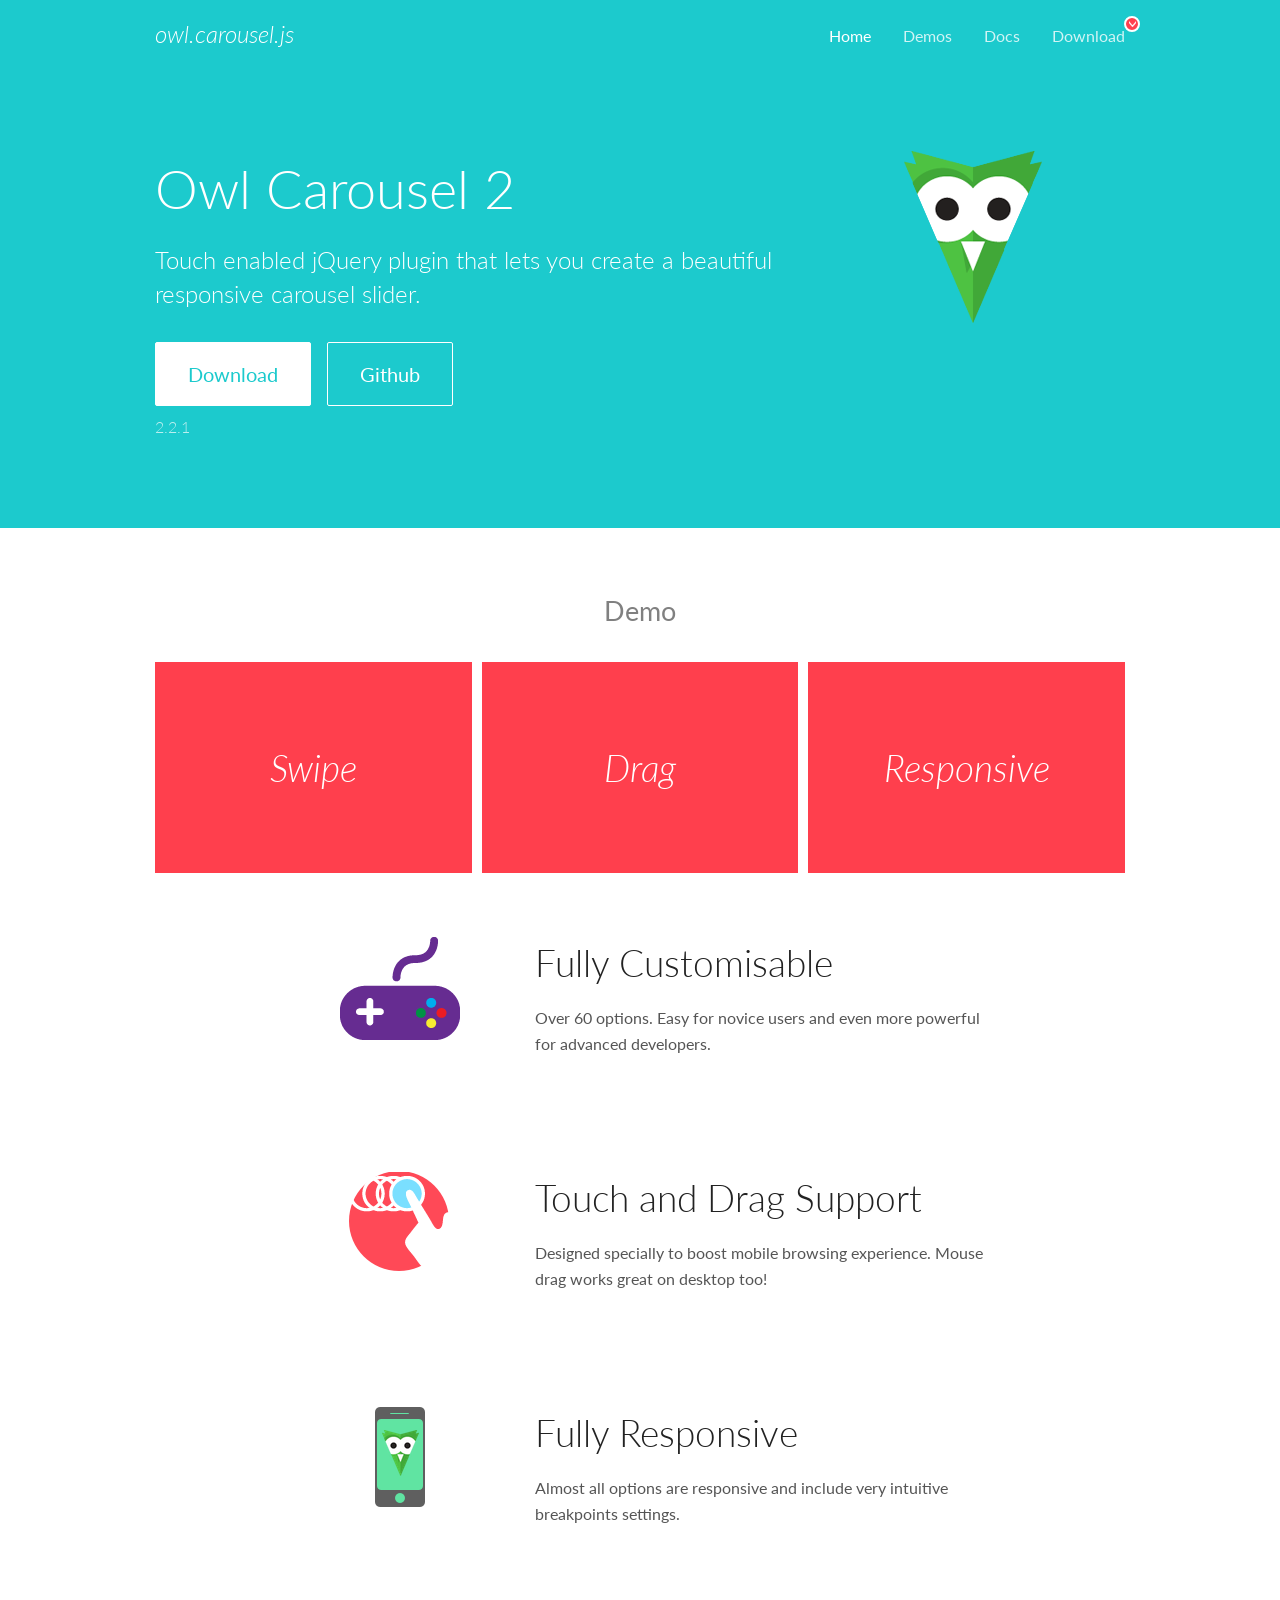
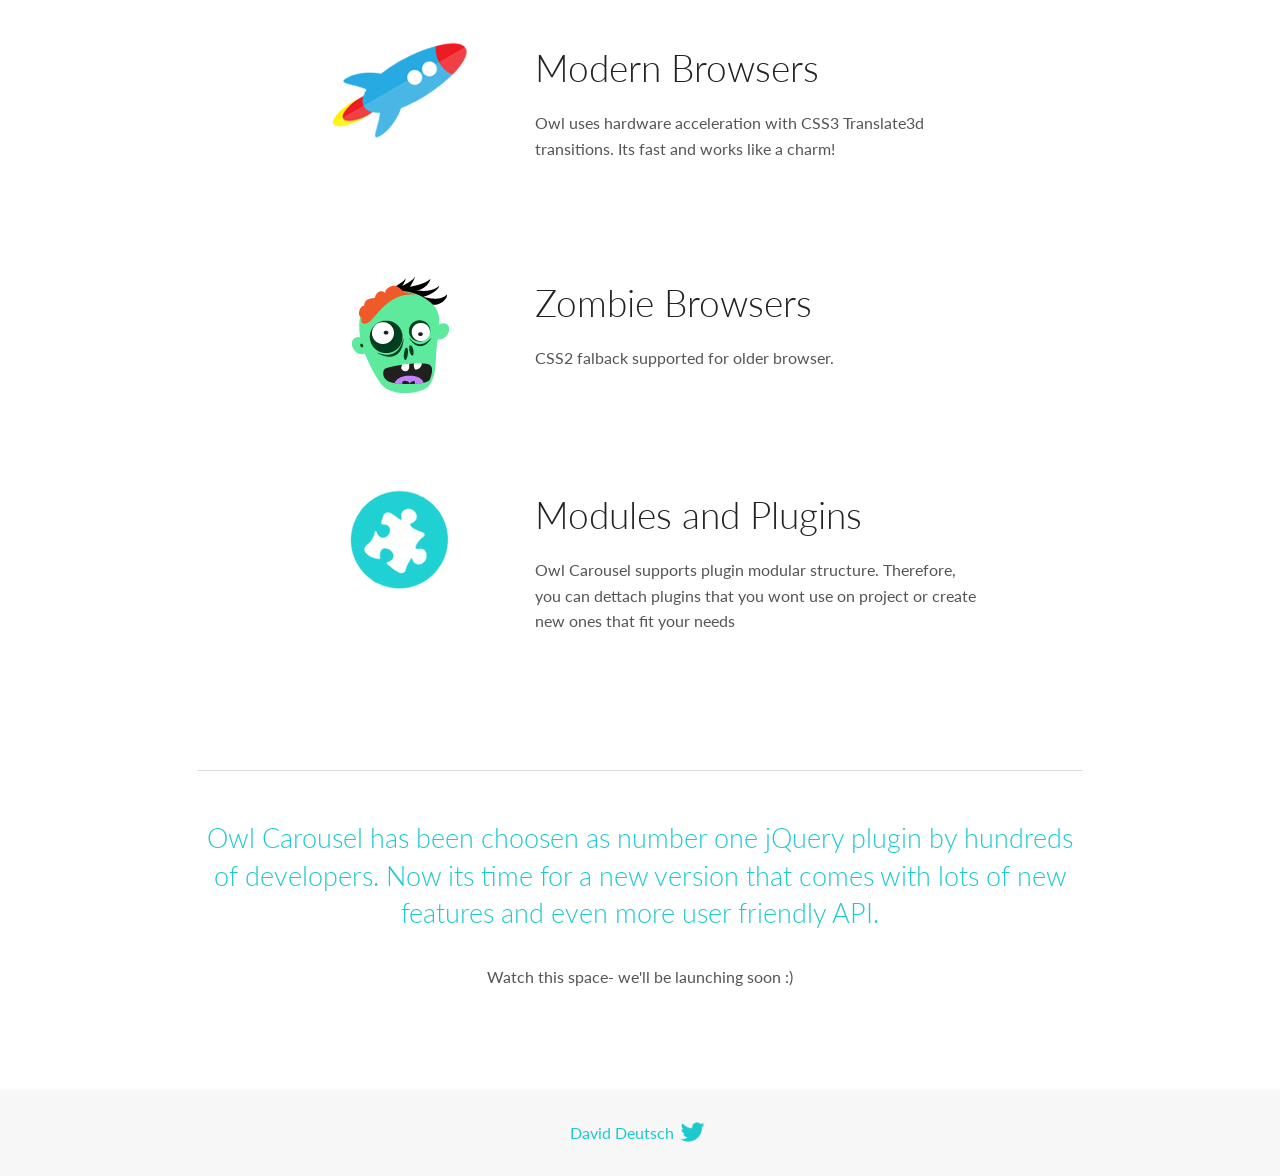
<file: assets/lib/owl.carousel/docs/index.html>
<!DOCTYPE html>
<html lang="en">
  <head>

    <!-- head -->
    <meta charset="utf-8">
    <meta name="msapplication-tap-highlight" content="no" />
    <meta name="viewport" content="width=device-width, initial-scale=1.0" />
    <meta name="description" content="Touch enabled jQuery plugin that lets you create beautiful responsive carousel slider.">
    <meta name="author" content="David Deutsch">
    <title>
      Home | Owl Carousel | 2.2.1
    </title>

    <!-- Stylesheets -->
    <link href='https://fonts.googleapis.com/css?family=Lato:300,400,700,400italic,300italic' rel='stylesheet' type='text/css'>
    <link rel="stylesheet" href="assets/css/docs.theme.min.css">

    <!-- Owl Stylesheets -->
    <link rel="stylesheet" href="assets/owlcarousel/assets/owl.carousel.min.css">
    <link rel="stylesheet" href="assets/owlcarousel/assets/owl.theme.default.min.css">

    <!-- HTML5 shim and Respond.js IE8 support of HTML5 elements and media queries -->

    <!--[if lt IE 9]>
      <script src="https://oss.maxcdn.com/libs/html5shiv/3.7.0/html5shiv.js"></script>
      <script src="https://oss.maxcdn.com/libs/respond.js/1.3.0/respond.min.js"></script>
    <![endif]-->

    <!-- Favicons -->
    <link rel="apple-touch-icon-precomposed" sizes="144x144" href="assets/ico/apple-touch-icon-144-precomposed.png">
    <link rel="shortcut icon" href="assets/ico/favicon.png">
    <link rel="shortcut icon" href="favicon.ico">

    <!-- Yeah i know js should not be in header. Its required for demos.-->

    <!-- javascript -->
    <script src="assets/vendors/jquery.min.js"></script>
    <script src="assets/owlcarousel/owl.carousel.js"></script>
  </head>
  <body>

    <!-- header -->
    <header class="header">
      <div class="row">
        <div class="large-12 columns">
          <div class="brand left">
            <h3>
              <a href="/OwlCarousel2/">owl.carousel.js</a> 
            </h3>
          </div>
          <a id="toggle-nav" class="right">
            <span></span> <span></span> <span></span> 
          </a> 
          <div class="nav-bar">
            <ul class="clearfix">
              <li class="active">
                <a href="/OwlCarousel2/index.html">Home</a> 
              </li>
              <li> <a href="/OwlCarousel2/demos/demos.html">Demos</a>  </li>
              <li> <a href="/OwlCarousel2/docs/started-welcome.html">Docs</a>  </li>
              <li>
                <a href="https://github.com/OwlCarousel2/OwlCarousel2/archive/2.2.1.zip">Download</a> 
                <span class="download"></span> 
              </li>
            </ul>
          </div>
        </div>
      </div>
    </header>

    <!-- home panel -->
    <section id="hero">
      <div class="row">
        <div class="large-8 medium-8 columns">
          <h1>Owl Carousel 2</h1>
          <h4>Touch enabled jQuery plugin that lets you create a beautiful responsive carousel slider.</h4>
          <a href="https://github.com/OwlCarousel2/OwlCarousel2/archive/2.2.1.zip" class="hero-button">Download</a> 
          <a href="https://github.com/OwlCarousel2/OwlCarousel2" class="hero-button outline">Github</a> 
          <p>2.2.1</p>
        </div>
        <div class="large-4 medium-4 columns">
          <img class="owl-logo" src="assets/img/owl-logo.png" alt="mr. Owl">
        </div>
      </div>
    </section>

    <!-- body -->
    <div class="home-demo">
      <div class="row">
        <div class="large-12 columns">
          <h3>Demo</h3>
          <div class="owl-carousel">
            <div class="item">
              <h2>Swipe</h2>
            </div>
            <div class="item">
              <h2>Drag</h2>
            </div>
            <div class="item">
              <h2>Responsive</h2>
            </div>
            <div class="item">
              <h2>CSS3</h2>
            </div>
            <div class="item">
              <h2>Fast</h2>
            </div>
            <div class="item">
              <h2>Easy</h2>
            </div>
            <div class="item">
              <h2>Free</h2>
            </div>
            <div class="item">
              <h2>Upgradable</h2>
            </div>
            <div class="item">
              <h2>Tons of options</h2>
            </div>
            <div class="item">
              <h2>Infinity</h2>
            </div>
            <div class="item">
              <h2>Auto Width</h2>
            </div>
          </div>
        </div>
      </div>
    </div>
    <script>
      var owl = $('.owl-carousel');
      owl.owlCarousel({
        margin: 10,
        loop: true,
        responsive: {
          0: {
            items: 1
          },
          600: {
            items: 2
          },
          1000: {
            items: 3
          }
        }
      })
    </script>

    <!-- features -->
    <div id="features">
      <div class="row">
        <div class="small-12 medium-9 small-centered columns">
          <section class="row feature">
            <div class="medium-4 small-12 columns">
              <img src="assets/img/feature-options.png" alt="">
            </div>
            <div class="medium-8 small-12 columns">
              <h2>Fully Customisable</h2>
              <p>Over 60 options. Easy for novice users and even more powerful for advanced developers.</p>
            </div>
          </section>
          <section class="row feature">
            <div class="medium-4 small-12 columns">
              <img src="assets/img/feature-drag.png" alt="">
            </div>
            <div class="medium-8 small-12 columns">
              <h2>Touch and Drag Support</h2>
              <p>Designed specially to boost mobile browsing experience. Mouse drag works great on desktop too!</p>
            </div>
          </section>
          <section class="row feature">
            <div class="medium-4 small-12 columns">
              <img src="assets/img/feature-responsive.png" alt="">
            </div>
            <div class="medium-8 small-12 columns">
              <h2>Fully Responsive</h2>
              <p>Almost all options are responsive and include very intuitive breakpoints settings.</p>
            </div>
          </section>
          <section class="row feature">
            <div class="medium-4 small-12 columns">
              <img src="assets/img/feature-modern.png" alt="">
            </div>
            <div class="medium-8 small-12 columns">
              <h2>Modern Browsers</h2>
              <p>Owl uses hardware acceleration with CSS3 Translate3d transitions. Its fast and works like a charm! </p>
            </div>
          </section>
          <section class="row feature">
            <div class="medium-4 small-12 columns">
              <img src="assets/img/feature-zombie.png" alt="">
            </div>
            <div class="medium-8 small-12 columns">
              <h2>Zombie Browsers</h2>
              <p>CSS2 falback supported for older browser.</p>
            </div>
          </section>
          <section class="row feature">
            <div class="medium-4 small-12 columns">
              <img src="assets/img/feature-module.png" alt="">
            </div>
            <div class="medium-8 small-12 columns">
              <h2>Modules and Plugins</h2>
              <p>Owl Carousel supports plugin modular structure. Therefore, you can dettach plugins that you wont use on project or create new ones that fit your needs</p>
            </div>
          </section>
        </div>
      </div>
    </div>

    <!-- footer -->
    <section id="teaser-text">
      <div class="row">
        <div class="small-12 medium-11 small-centered columns">
          <hr>
          <h3 id="owl-carousel-has-been-choosen-as-number-one-jquery-plugin-by-hundreds-of-developers-now-its-time-for-a-new-version-that-comes-with-lots-of-new-features-and-even-more-user-friendly-api-">Owl Carousel has been choosen as number one jQuery plugin by hundreds of developers. Now its time for a new version that comes with lots of new features and even more user friendly API.</h3>
          <p>Watch this space- we&#39;ll be launching soon :)</p>
        </div>
      </div>
    </section>

    <!-- footer -->
    <footer class="footer">
      <div class="row">
        <div class="large-12 columns">
          <h5>
            <a href="/OwlCarousel2/docs/support-contact.html">David Deutsch</a> 
            <a id="custom-tweet-button" href="https://twitter.com/share?url=https://github.com/OwlCarousel2/OwlCarousel2&text=Owl Carousel - This is so awesome! " target="_blank"></a> 
          </h5>
        </div>
      </div>
    </footer>

    <!-- vendors -->
    <script src="assets/vendors/highlight.js"></script>
    <script src="assets/js/app.js"></script>
  </body>
</html>
</file>
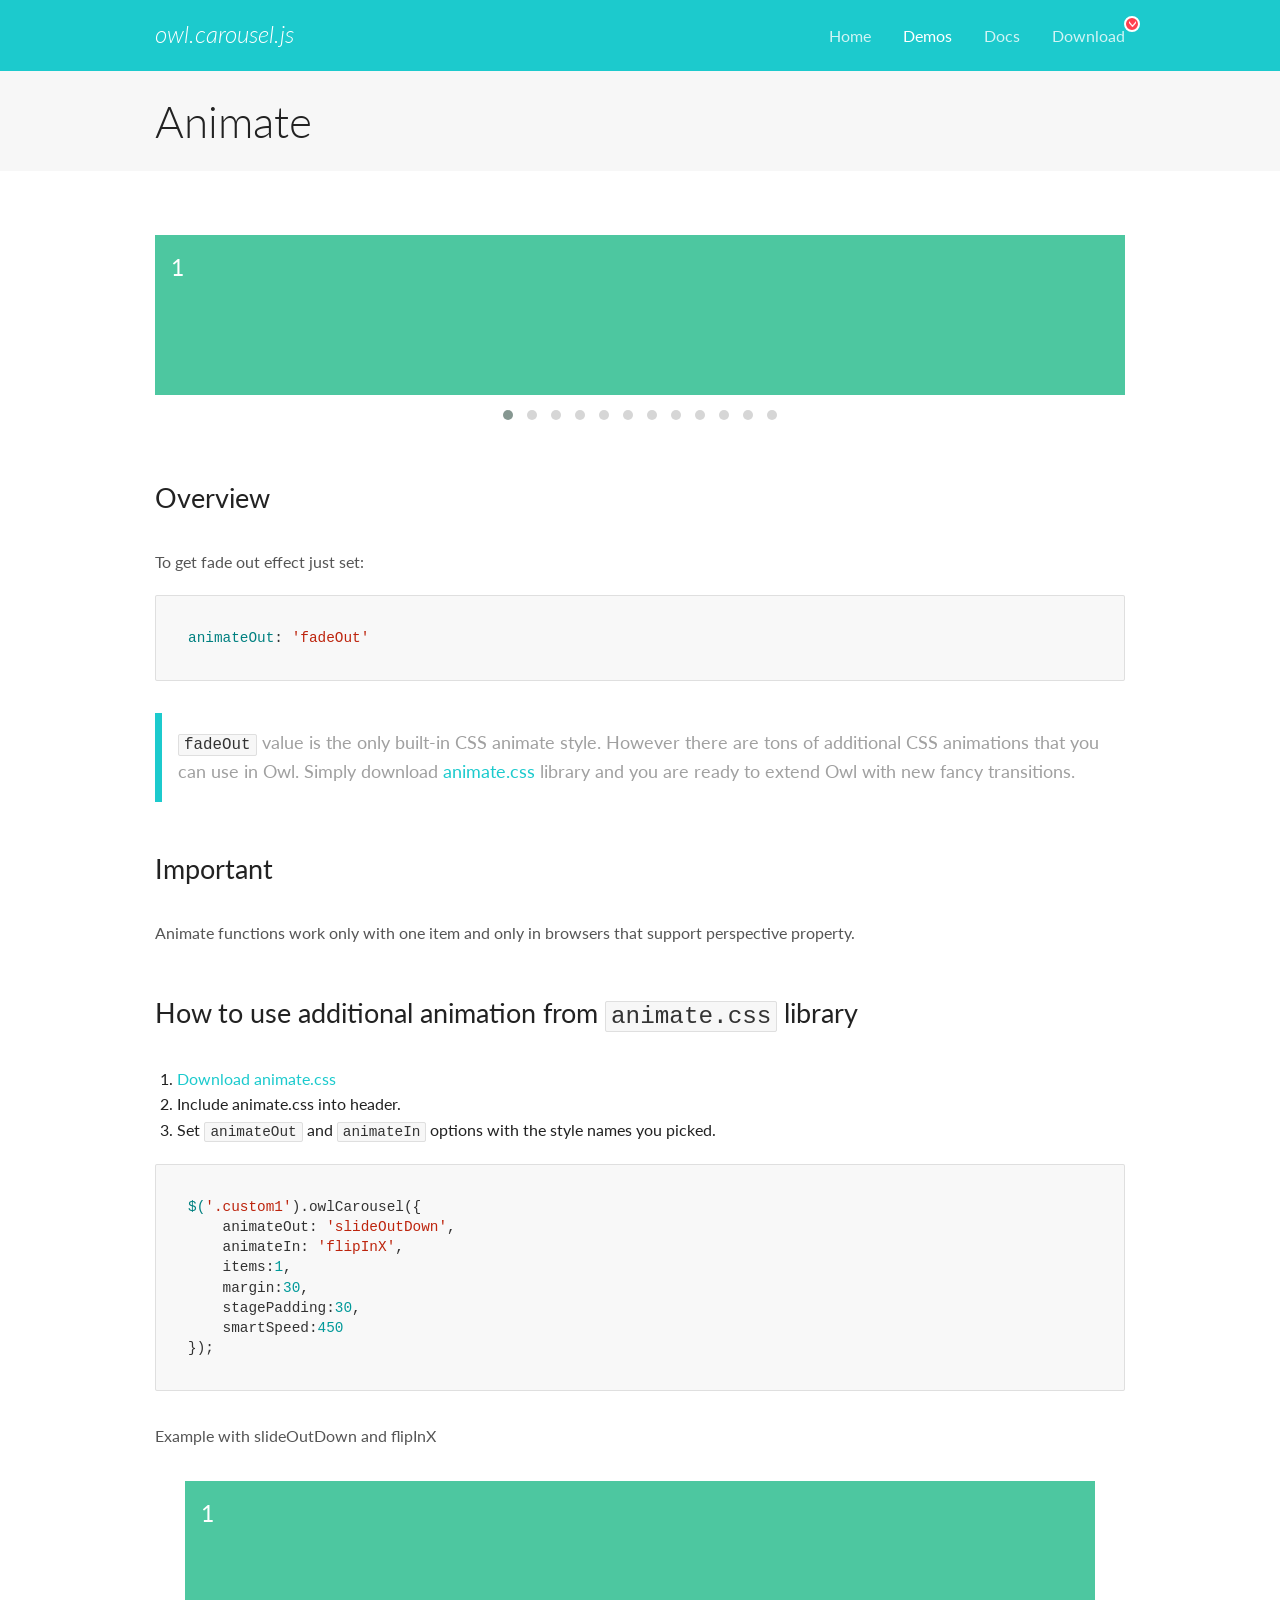
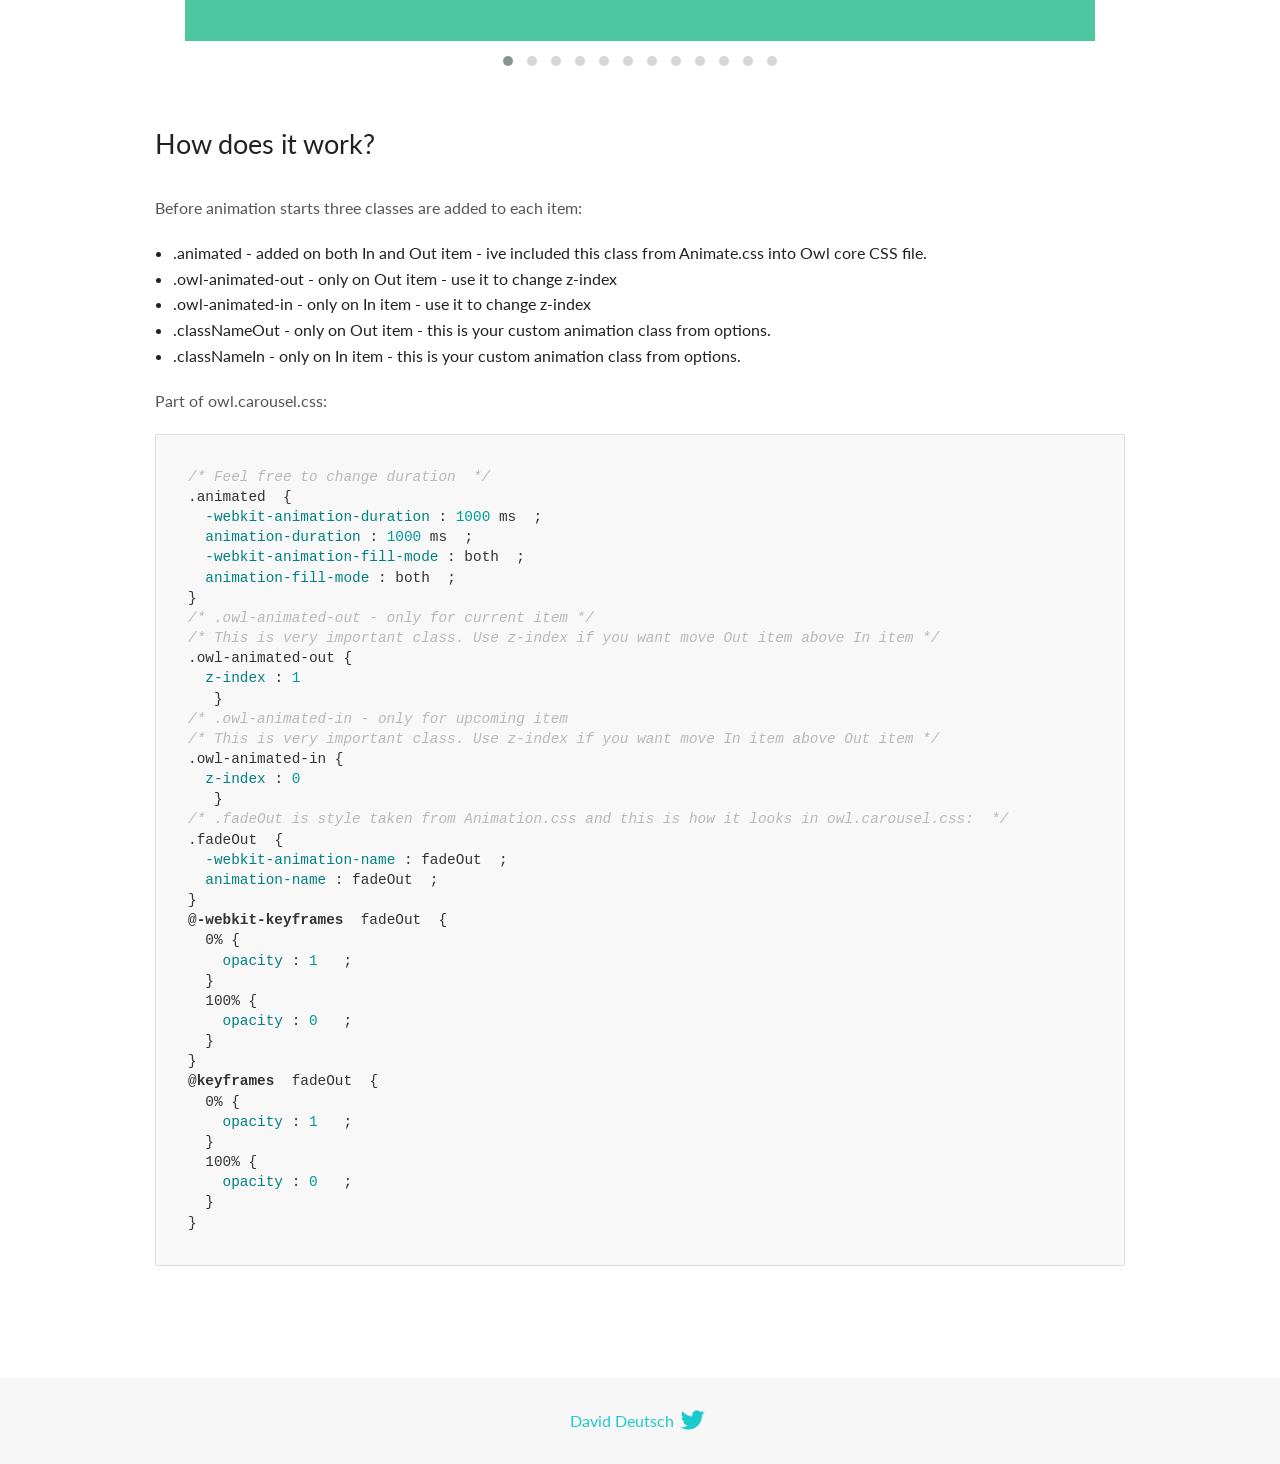
<file: assets/lib/owl.carousel/docs/demos/animate.html>
<!DOCTYPE html>
<html lang="en">
  <head>

    <!-- head -->
    <meta charset="utf-8">
    <meta name="msapplication-tap-highlight" content="no" />
    <meta name="viewport" content="width=device-width, initial-scale=1.0" />
    <meta name="description" content="Animate carousel">
    <meta name="author" content="David Deutsch">
    <title>
      Animate Demo | Owl Carousel | 2.2.1
    </title>

    <!-- Stylesheets -->
    <link href='https://fonts.googleapis.com/css?family=Lato:300,400,700,400italic,300italic' rel='stylesheet' type='text/css'>
    <link rel="stylesheet" href="../assets/css/docs.theme.min.css">

    <!-- Owl Stylesheets -->
    <link rel="stylesheet" href="../assets/owlcarousel/assets/owl.carousel.min.css">
    <link rel="stylesheet" href="../assets/owlcarousel/assets/owl.theme.default.min.css">

    <!-- HTML5 shim and Respond.js IE8 support of HTML5 elements and media queries -->

    <!--[if lt IE 9]>
      <script src="https://oss.maxcdn.com/libs/html5shiv/3.7.0/html5shiv.js"></script>
      <script src="https://oss.maxcdn.com/libs/respond.js/1.3.0/respond.min.js"></script>
    <![endif]-->

    <!-- Favicons -->
    <link rel="apple-touch-icon-precomposed" sizes="144x144" href="../assets/ico/apple-touch-icon-144-precomposed.png">
    <link rel="shortcut icon" href="../assets/ico/favicon.png">
    <link rel="shortcut icon" href="favicon.ico">

    <!-- Yeah i know js should not be in header. Its required for demos.-->

    <!-- javascript -->
    <script src="../assets/vendors/jquery.min.js"></script>
    <script src="../assets/owlcarousel/owl.carousel.js"></script>
  </head>
  <body>

    <!-- header -->
    <header class="header">
      <div class="row">
        <div class="large-12 columns">
          <div class="brand left">
            <h3>
              <a href="/OwlCarousel2/">owl.carousel.js</a> 
            </h3>
          </div>
          <a id="toggle-nav" class="right">
            <span></span> <span></span> <span></span> 
          </a> 
          <div class="nav-bar">
            <ul class="clearfix">
              <li> <a href="/OwlCarousel2/index.html">Home</a>  </li>
              <li class="active">
                <a href="/OwlCarousel2/demos/demos.html">Demos</a> 
              </li>
              <li> <a href="/OwlCarousel2/docs/started-welcome.html">Docs</a>  </li>
              <li>
                <a href="https://github.com/OwlCarousel2/OwlCarousel2/archive/2.2.1.zip">Download</a> 
                <span class="download"></span> 
              </li>
            </ul>
          </div>
        </div>
      </div>
    </header>

    <!-- title -->
    <section class="title">
      <div class="row">
        <div class="large-12 columns">
          <h1>Animate</h1>
        </div>
      </div>
    </section>

    <!--  Demos -->
    <section id="demos">
      <div class="row">
        <div class="large-12 columns">
          <div class="fadeOut owl-carousel owl-theme">
            <div class="item">
              <h4>1</h4>
            </div>
            <div class="item">
              <h4>2</h4>
            </div>
            <div class="item">
              <h4>3</h4>
            </div>
            <div class="item">
              <h4>4</h4>
            </div>
            <div class="item">
              <h4>5</h4>
            </div>
            <div class="item">
              <h4>6</h4>
            </div>
            <div class="item">
              <h4>7</h4>
            </div>
            <div class="item">
              <h4>8</h4>
            </div>
            <div class="item">
              <h4>9</h4>
            </div>
            <div class="item">
              <h4>10</h4>
            </div>
            <div class="item">
              <h4>11</h4>
            </div>
            <div class="item">
              <h4>12</h4>
            </div>
          </div>
          <h3 id="overview">Overview</h3>
          <p>To get fade out effect just set:</p>
          <pre><code>animateOut: &#39;fadeOut&#39;</code></pre>
          <blockquote>
            <p><code>fadeOut</code> value is the only built-in CSS animate style. However there are tons of additional CSS animations that you can use in Owl. Simply download
              <a href="https://daneden.github.io/animate.css/">animate.css</a>  library and you are ready to extend Owl with new fancy transitions.</p>
          </blockquote>
          <h3 id="important">Important</h3>
          <p>Animate functions work only with one item and only in browsers that support perspective property.</p>
          <h3 id="how-to-use-additional-animation-from-animate-css-library">How to use additional animation from <code>animate.css</code> library</h3>
          <ol>
            <li> <a href="https://daneden.github.io/animate.css/">Download animate.css</a>  </li>
            <li>Include animate.css into header.</li>
            <li>Set <code>animateOut</code> and <code>animateIn</code> options with the style names you picked.</li>
          </ol>
          <pre><code>$(&#39;.custom1&#39;).owlCarousel({
    animateOut: &#39;slideOutDown&#39;,
    animateIn: &#39;flipInX&#39;,
    items:1,
    margin:30,
    stagePadding:30,
    smartSpeed:450
});</code></pre>
          <p>Example with slideOutDown and flipInX</p>
          <div class="custom1 owl-carousel owl-theme">
            <div class="item">
              <h4>1</h4>
            </div>
            <div class="item">
              <h4>2</h4>
            </div>
            <div class="item">
              <h4>3</h4>
            </div>
            <div class="item">
              <h4>4</h4>
            </div>
            <div class="item">
              <h4>5</h4>
            </div>
            <div class="item">
              <h4>6</h4>
            </div>
            <div class="item">
              <h4>7</h4>
            </div>
            <div class="item">
              <h4>8</h4>
            </div>
            <div class="item">
              <h4>9</h4>
            </div>
            <div class="item">
              <h4>10</h4>
            </div>
            <div class="item">
              <h4>11</h4>
            </div>
            <div class="item">
              <h4>12</h4>
            </div>
          </div>
          <h3 id="how-does-it-work-">How does it work?</h3>
          <p>Before animation starts three classes are added to each item:</p>
          <ul>
            <li>.animated - added on both In and Out item - ive included this class from Animate.css into Owl core CSS file.</li>
            <li>.owl-animated-out - only on Out item - use it to change z-index</li>
            <li>.owl-animated-in - only on In item - use it to change z-index</li>
            <li>.classNameOut - only on Out item - this is your custom animation class from options.</li>
            <li>.classNameIn - only on In item - this is your custom animation class from options.</li>
          </ul>
          <p>Part of owl.carousel.css:</p>
          <pre><code class="language-css"><span class="comment">/* Feel free to change duration  */</span> 
<span class="class">.animated</span>  <span class="rules">{
  <span class="rule"><span class="attribute">-webkit-animation-duration</span> :<span class="value"> <span class="number">1000</span> ms</span> </span> ;
  <span class="rule"><span class="attribute">animation-duration</span> :<span class="value"> <span class="number">1000</span> ms</span> </span> ;
  <span class="rule"><span class="attribute">-webkit-animation-fill-mode</span> :<span class="value"> both</span> </span> ;
  <span class="rule"><span class="attribute">animation-fill-mode</span> :<span class="value"> both</span> </span> ;
<span class="rule">}</span> </span> 
<span class="comment">/* .owl-animated-out - only for current item */</span> 
<span class="comment">/* This is very important class. Use z-index if you want move Out item above In item */</span> 
<span class="class">.owl-animated-out</span> <span class="rules">{
  <span class="rule"><span class="attribute">z-index</span> :<span class="value"> <span class="number">1</span> 
</span> </span> </span> }
<span class="comment">/* .owl-animated-in - only for upcoming item
/* This is very important class. Use z-index if you want move In item above Out item */</span> 
<span class="class">.owl-animated-in</span> <span class="rules">{
  <span class="rule"><span class="attribute">z-index</span> :<span class="value"> <span class="number">0</span> 
</span> </span> </span> }
<span class="comment">/* .fadeOut is style taken from Animation.css and this is how it looks in owl.carousel.css:  */</span> 
<span class="class">.fadeOut</span>  <span class="rules">{
  <span class="rule"><span class="attribute">-webkit-animation-name</span> :<span class="value"> fadeOut</span> </span> ;
  <span class="rule"><span class="attribute">animation-name</span> :<span class="value"> fadeOut</span> </span> ;
<span class="rule">}</span> </span> 
<span class="at_rule">@<span class="keyword">-webkit-keyframes</span>  fadeOut </span> {
  0% <span class="rules">{
    <span class="rule"><span class="attribute">opacity</span> :<span class="value"> <span class="number">1</span> </span> </span> ;
  <span class="rule">}</span> </span> 
  100% <span class="rules">{
    <span class="rule"><span class="attribute">opacity</span> :<span class="value"> <span class="number">0</span> </span> </span> ;
  <span class="rule">}</span> </span> 
}
<span class="at_rule">@<span class="keyword">keyframes</span>  fadeOut </span> {
  0% <span class="rules">{
    <span class="rule"><span class="attribute">opacity</span> :<span class="value"> <span class="number">1</span> </span> </span> ;
  <span class="rule">}</span> </span> 
  100% <span class="rules">{
    <span class="rule"><span class="attribute">opacity</span> :<span class="value"> <span class="number">0</span> </span> </span> ;
  <span class="rule">}</span> </span> 
}</code></pre>
          <link rel="stylesheet" href="../assets/css/animate.css">
          <script>
            jQuery(document).ready(function($) {
              $('.fadeOut').owlCarousel({
                items: 1,
                animateOut: 'fadeOut',
                loop: true,
                margin: 10,
              });
              $('.custom1').owlCarousel({
                animateOut: 'slideOutDown',
                animateIn: 'flipInX',
                items: 1,
                margin: 30,
                stagePadding: 30,
                smartSpeed: 450
              });
            });
          </script>
        </div>
      </div>
    </section>

    <!-- footer -->
    <footer class="footer">
      <div class="row">
        <div class="large-12 columns">
          <h5>
            <a href="/OwlCarousel2/docs/support-contact.html">David Deutsch</a> 
            <a id="custom-tweet-button" href="https://twitter.com/share?url=https://github.com/OwlCarousel2/OwlCarousel2&text=Owl Carousel - This is so awesome! " target="_blank"></a> 
          </h5>
        </div>
      </div>
    </footer>

    <!-- vendors -->
    <script src="../assets/vendors/highlight.js"></script>
    <script src="../assets/js/app.js"></script>
  </body>
</html>
</file>
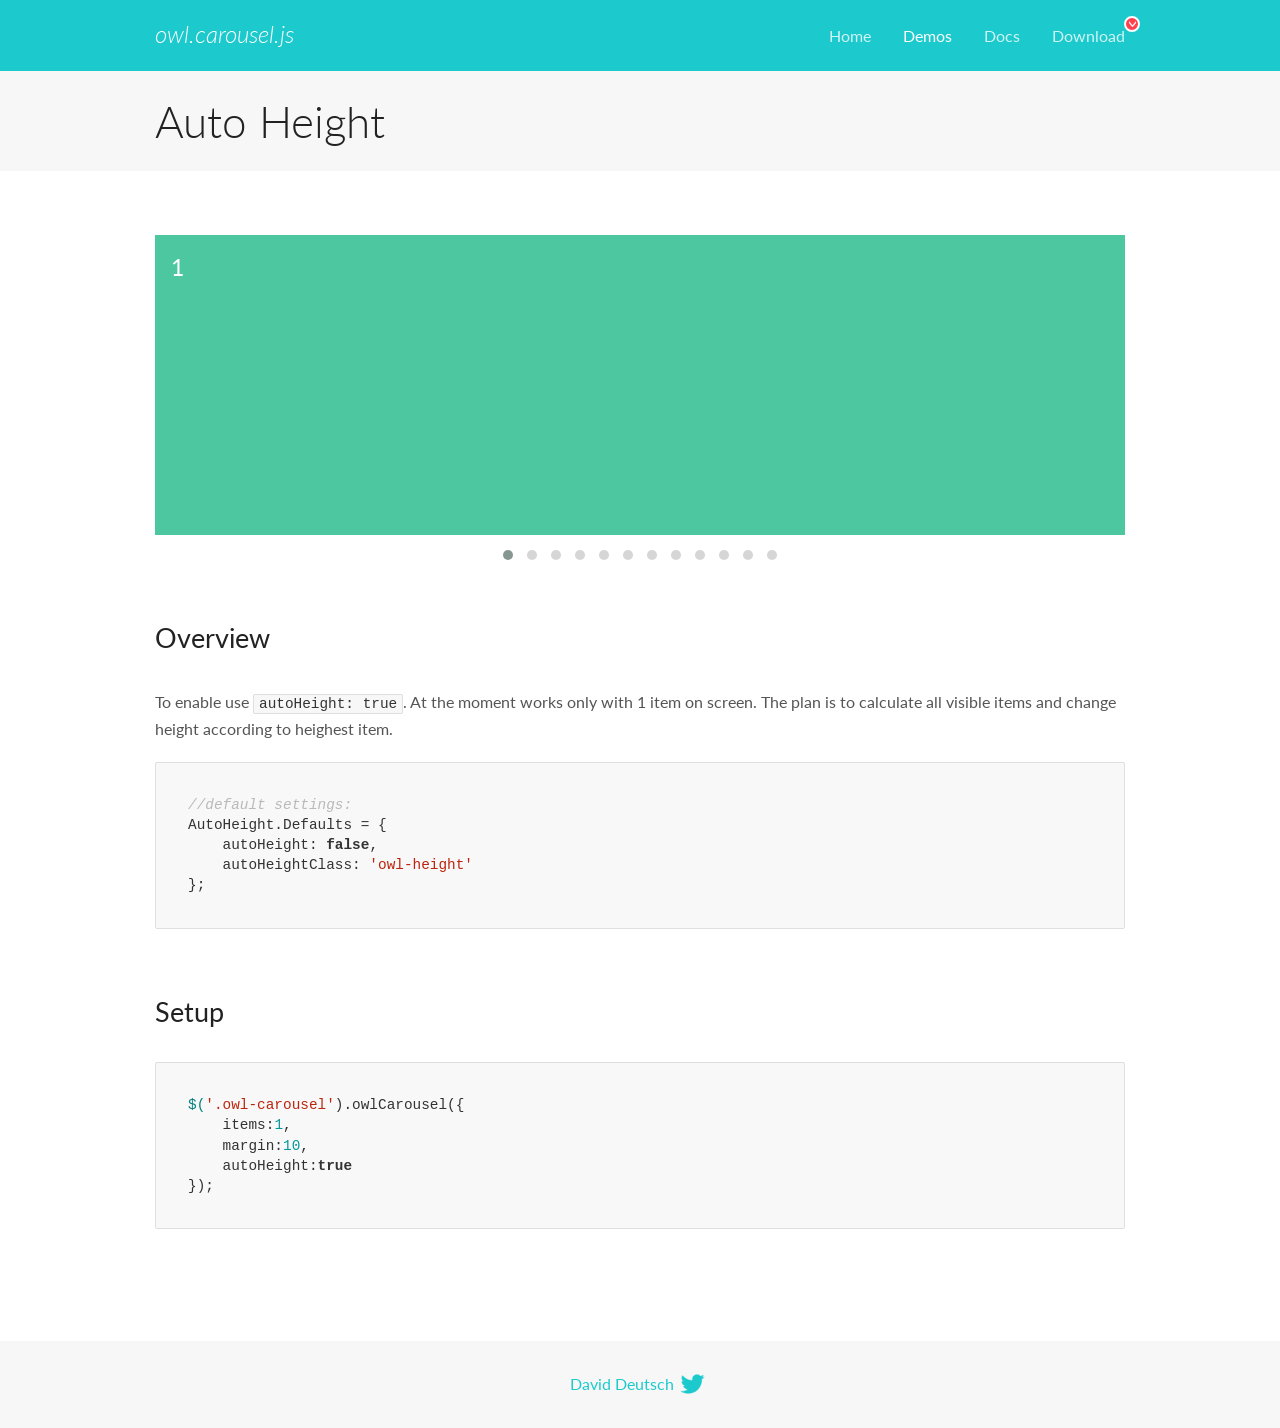
<file: assets/lib/owl.carousel/docs/demos/autoheight.html>
<!DOCTYPE html>
<html lang="en">
  <head>

    <!-- head -->
    <meta charset="utf-8">
    <meta name="msapplication-tap-highlight" content="no" />
    <meta name="viewport" content="width=device-width, initial-scale=1.0" />
    <meta name="description" content="autoHeight usage demo">
    <meta name="author" content="David Deutsch">
    <title>
      Auto Height Demo | Owl Carousel | 2.2.1
    </title>

    <!-- Stylesheets -->
    <link href='https://fonts.googleapis.com/css?family=Lato:300,400,700,400italic,300italic' rel='stylesheet' type='text/css'>
    <link rel="stylesheet" href="../assets/css/docs.theme.min.css">

    <!-- Owl Stylesheets -->
    <link rel="stylesheet" href="../assets/owlcarousel/assets/owl.carousel.min.css">
    <link rel="stylesheet" href="../assets/owlcarousel/assets/owl.theme.default.min.css">

    <!-- HTML5 shim and Respond.js IE8 support of HTML5 elements and media queries -->

    <!--[if lt IE 9]>
      <script src="https://oss.maxcdn.com/libs/html5shiv/3.7.0/html5shiv.js"></script>
      <script src="https://oss.maxcdn.com/libs/respond.js/1.3.0/respond.min.js"></script>
    <![endif]-->

    <!-- Favicons -->
    <link rel="apple-touch-icon-precomposed" sizes="144x144" href="../assets/ico/apple-touch-icon-144-precomposed.png">
    <link rel="shortcut icon" href="../assets/ico/favicon.png">
    <link rel="shortcut icon" href="favicon.ico">

    <!-- Yeah i know js should not be in header. Its required for demos.-->

    <!-- javascript -->
    <script src="../assets/vendors/jquery.min.js"></script>
    <script src="../assets/owlcarousel/owl.carousel.js"></script>
  </head>
  <body>

    <!-- header -->
    <header class="header">
      <div class="row">
        <div class="large-12 columns">
          <div class="brand left">
            <h3>
              <a href="/OwlCarousel2/">owl.carousel.js</a> 
            </h3>
          </div>
          <a id="toggle-nav" class="right">
            <span></span> <span></span> <span></span> 
          </a> 
          <div class="nav-bar">
            <ul class="clearfix">
              <li> <a href="/OwlCarousel2/index.html">Home</a>  </li>
              <li class="active">
                <a href="/OwlCarousel2/demos/demos.html">Demos</a> 
              </li>
              <li> <a href="/OwlCarousel2/docs/started-welcome.html">Docs</a>  </li>
              <li>
                <a href="https://github.com/OwlCarousel2/OwlCarousel2/archive/2.2.1.zip">Download</a> 
                <span class="download"></span> 
              </li>
            </ul>
          </div>
        </div>
      </div>
    </header>

    <!-- title -->
    <section class="title">
      <div class="row">
        <div class="large-12 columns">
          <h1>Auto Height</h1>
        </div>
      </div>
    </section>

    <!--  Demos -->
    <section id="demos">
      <div class="row">
        <div class="large-12 columns">
          <div class="owl-carousel owl-theme">
            <div class="item" style="height:300px">
              <h4>1</h4>
            </div>
            <div class="item" style="height:100px">
              <h4>2</h4>
            </div>
            <div class="item" style="height:500px">
              <h4>3</h4>
            </div>
            <div class="item" style="height:250px">
              <h4>4</h4>
            </div>
            <div class="item" style="height:400px">
              <h4>5</h4>
            </div>
            <div class="item" style="height:500px">
              <h4>6</h4>
            </div>
            <div class="item" style="height:600px">
              <h4>7</h4>
            </div>
            <div class="item" style="height:400px">
              <h4>8</h4>
            </div>
            <div class="item" style="height:300px">
              <h4>9</h4>
            </div>
            <div class="item" style="height:350px">
              <h4>10</h4>
            </div>
            <div class="item" style="height:200px">
              <h4>11</h4>
            </div>
            <div class="item" style="height:150px">
              <h4>12</h4>
            </div>
          </div>
          <h3 id="overview">Overview</h3>
          <p>To enable use <code>autoHeight: true</code>. At the moment works only with 1 item on screen. The plan is to calculate all visible items and change height according to heighest item.</p>
          <pre><code>//default settings:
AutoHeight.Defaults = {
    autoHeight: false,
    autoHeightClass: &#39;owl-height&#39;
};</code></pre>
          <h3 id="setup">Setup</h3>
          <pre><code>$(&#39;.owl-carousel&#39;).owlCarousel({
    items:1,
    margin:10,
    autoHeight:true
});</code></pre>
          <script>
            $(document).ready(function() {
              $('.owl-carousel').owlCarousel({
                items: 1,
                margin: 10,
                autoHeight: true
              });
            })
          </script>
        </div>
      </div>
    </section>

    <!-- footer -->
    <footer class="footer">
      <div class="row">
        <div class="large-12 columns">
          <h5>
            <a href="/OwlCarousel2/docs/support-contact.html">David Deutsch</a> 
            <a id="custom-tweet-button" href="https://twitter.com/share?url=https://github.com/OwlCarousel2/OwlCarousel2&text=Owl Carousel - This is so awesome! " target="_blank"></a> 
          </h5>
        </div>
      </div>
    </footer>

    <!-- vendors -->
    <script src="../assets/vendors/highlight.js"></script>
    <script src="../assets/js/app.js"></script>
  </body>
</html>
</file>
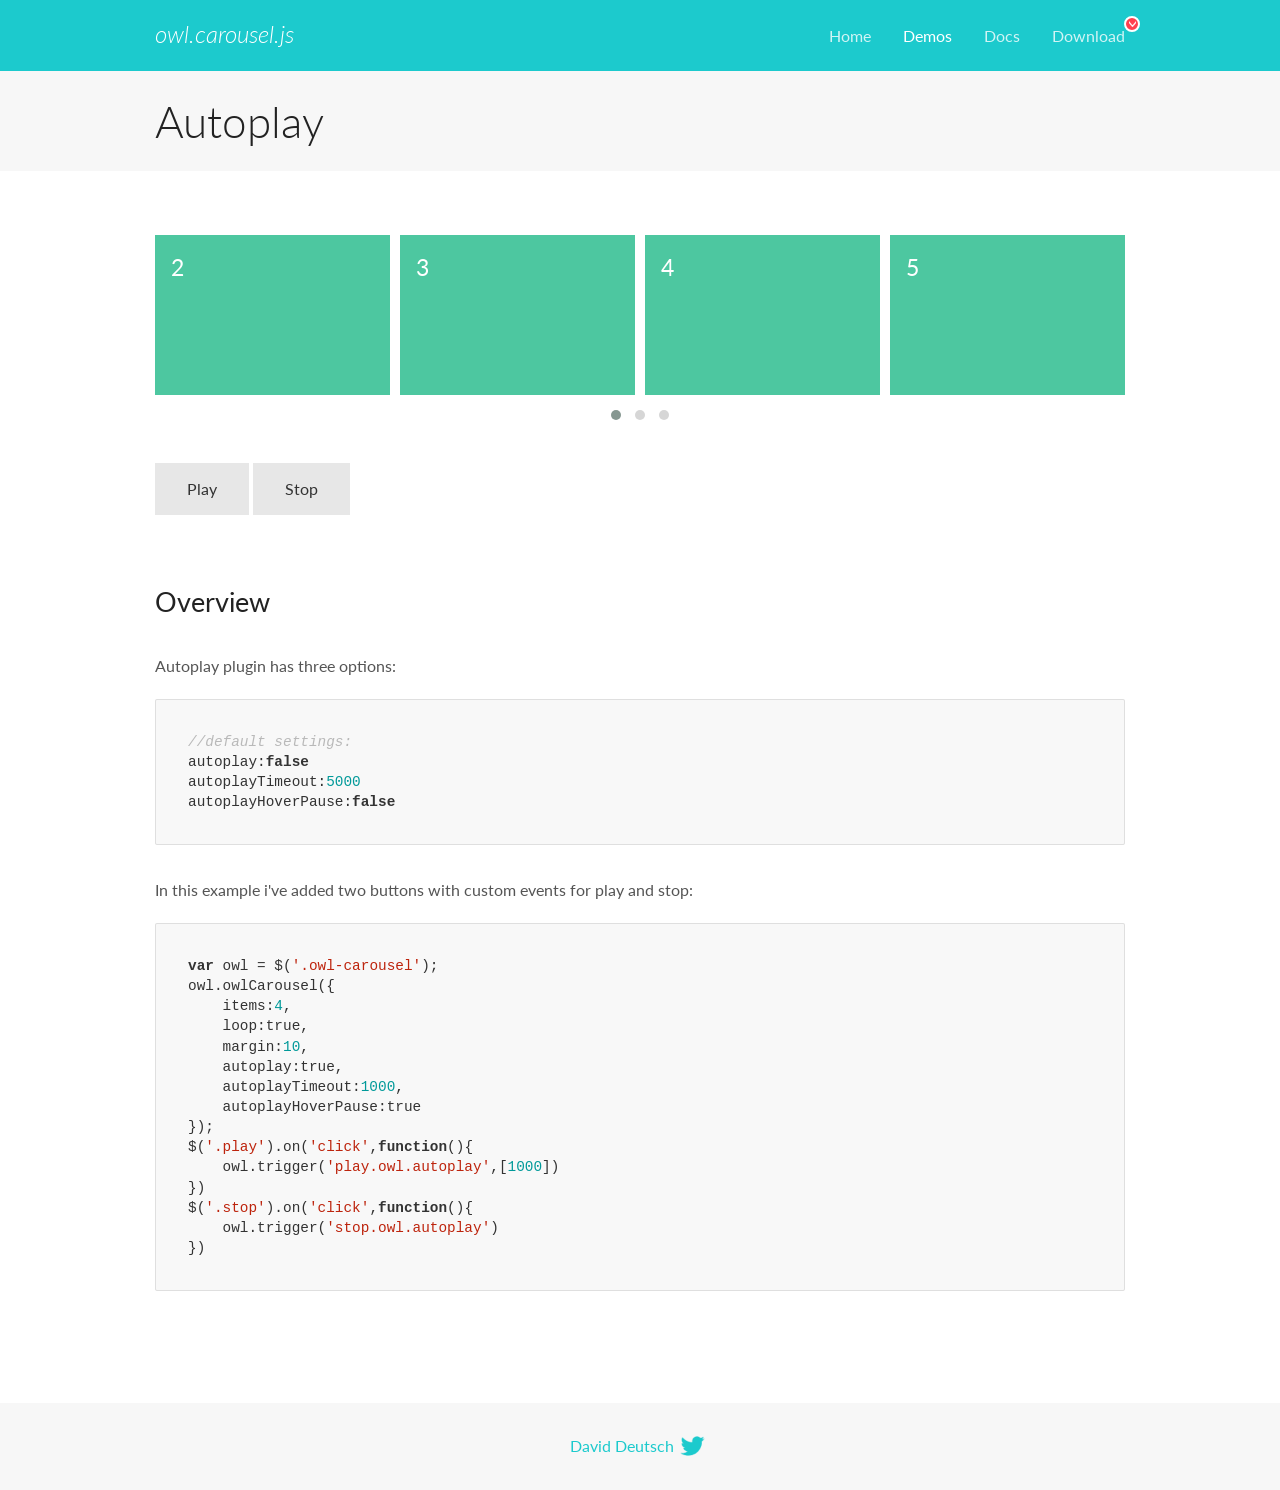
<file: assets/lib/owl.carousel/docs/demos/autoplay.html>
<!DOCTYPE html>
<html lang="en">
  <head>

    <!-- head -->
    <meta charset="utf-8">
    <meta name="msapplication-tap-highlight" content="no" />
    <meta name="viewport" content="width=device-width, initial-scale=1.0" />
    <meta name="description" content="Autoplay usage demo">
    <meta name="author" content="David Deutsch">
    <title>
      Autoplay Demo | Owl Carousel | 2.2.1
    </title>

    <!-- Stylesheets -->
    <link href='https://fonts.googleapis.com/css?family=Lato:300,400,700,400italic,300italic' rel='stylesheet' type='text/css'>
    <link rel="stylesheet" href="../assets/css/docs.theme.min.css">

    <!-- Owl Stylesheets -->
    <link rel="stylesheet" href="../assets/owlcarousel/assets/owl.carousel.min.css">
    <link rel="stylesheet" href="../assets/owlcarousel/assets/owl.theme.default.min.css">

    <!-- HTML5 shim and Respond.js IE8 support of HTML5 elements and media queries -->

    <!--[if lt IE 9]>
      <script src="https://oss.maxcdn.com/libs/html5shiv/3.7.0/html5shiv.js"></script>
      <script src="https://oss.maxcdn.com/libs/respond.js/1.3.0/respond.min.js"></script>
    <![endif]-->

    <!-- Favicons -->
    <link rel="apple-touch-icon-precomposed" sizes="144x144" href="../assets/ico/apple-touch-icon-144-precomposed.png">
    <link rel="shortcut icon" href="../assets/ico/favicon.png">
    <link rel="shortcut icon" href="favicon.ico">

    <!-- Yeah i know js should not be in header. Its required for demos.-->

    <!-- javascript -->
    <script src="../assets/vendors/jquery.min.js"></script>
    <script src="../assets/owlcarousel/owl.carousel.js"></script>
  </head>
  <body>

    <!-- header -->
    <header class="header">
      <div class="row">
        <div class="large-12 columns">
          <div class="brand left">
            <h3>
              <a href="/OwlCarousel2/">owl.carousel.js</a> 
            </h3>
          </div>
          <a id="toggle-nav" class="right">
            <span></span> <span></span> <span></span> 
          </a> 
          <div class="nav-bar">
            <ul class="clearfix">
              <li> <a href="/OwlCarousel2/index.html">Home</a>  </li>
              <li class="active">
                <a href="/OwlCarousel2/demos/demos.html">Demos</a> 
              </li>
              <li> <a href="/OwlCarousel2/docs/started-welcome.html">Docs</a>  </li>
              <li>
                <a href="https://github.com/OwlCarousel2/OwlCarousel2/archive/2.2.1.zip">Download</a> 
                <span class="download"></span> 
              </li>
            </ul>
          </div>
        </div>
      </div>
    </header>

    <!-- title -->
    <section class="title">
      <div class="row">
        <div class="large-12 columns">
          <h1>Autoplay</h1>
        </div>
      </div>
    </section>

    <!--  Demos -->
    <section id="demos">
      <div class="row">
        <div class="large-12 columns">
          <div class="owl-carousel owl-theme">
            <div class="item">
              <h4>1</h4>
            </div>
            <div class="item">
              <h4>2</h4>
            </div>
            <div class="item">
              <h4>3</h4>
            </div>
            <div class="item">
              <h4>4</h4>
            </div>
            <div class="item">
              <h4>5</h4>
            </div>
            <div class="item">
              <h4>6</h4>
            </div>
            <div class="item">
              <h4>7</h4>
            </div>
            <div class="item">
              <h4>8</h4>
            </div>
            <div class="item">
              <h4>9</h4>
            </div>
            <div class="item">
              <h4>10</h4>
            </div>
            <div class="item">
              <h4>11</h4>
            </div>
            <div class="item">
              <h4>12</h4>
            </div>
          </div>
          <a class="button secondary play">Play</a> 
          <a class="button secondary stop">Stop</a> 
          <h3 id="overview">Overview</h3>
          <p>Autoplay plugin has three options:</p>
          <pre><code>//default settings:
autoplay:false
autoplayTimeout:5000
autoplayHoverPause:false</code></pre>
          <p>In this example i&#39;ve added two buttons with custom events for play and stop:</p>
          <pre><code>var owl = $(&#39;.owl-carousel&#39;);
owl.owlCarousel({
    items:4,
    loop:true,
    margin:10,
    autoplay:true,
    autoplayTimeout:1000,
    autoplayHoverPause:true
});
$(&#39;.play&#39;).on(&#39;click&#39;,function(){
    owl.trigger(&#39;play.owl.autoplay&#39;,[1000])
})
$(&#39;.stop&#39;).on(&#39;click&#39;,function(){
    owl.trigger(&#39;stop.owl.autoplay&#39;)
})</code></pre>
          <script>
            $(document).ready(function() {
              var owl = $('.owl-carousel');
              owl.owlCarousel({
                items: 4,
                loop: true,
                margin: 10,
                autoplay: true,
                autoplayTimeout: 1000,
                autoplayHoverPause: true
              });
              $('.play').on('click', function() {
                owl.trigger('play.owl.autoplay', [1000])
              })
              $('.stop').on('click', function() {
                owl.trigger('stop.owl.autoplay')
              })
            })
          </script>
        </div>
      </div>
    </section>

    <!-- footer -->
    <footer class="footer">
      <div class="row">
        <div class="large-12 columns">
          <h5>
            <a href="/OwlCarousel2/docs/support-contact.html">David Deutsch</a> 
            <a id="custom-tweet-button" href="https://twitter.com/share?url=https://github.com/OwlCarousel2/OwlCarousel2&text=Owl Carousel - This is so awesome! " target="_blank"></a> 
          </h5>
        </div>
      </div>
    </footer>

    <!-- vendors -->
    <script src="../assets/vendors/highlight.js"></script>
    <script src="../assets/js/app.js"></script>
  </body>
</html>
</file>
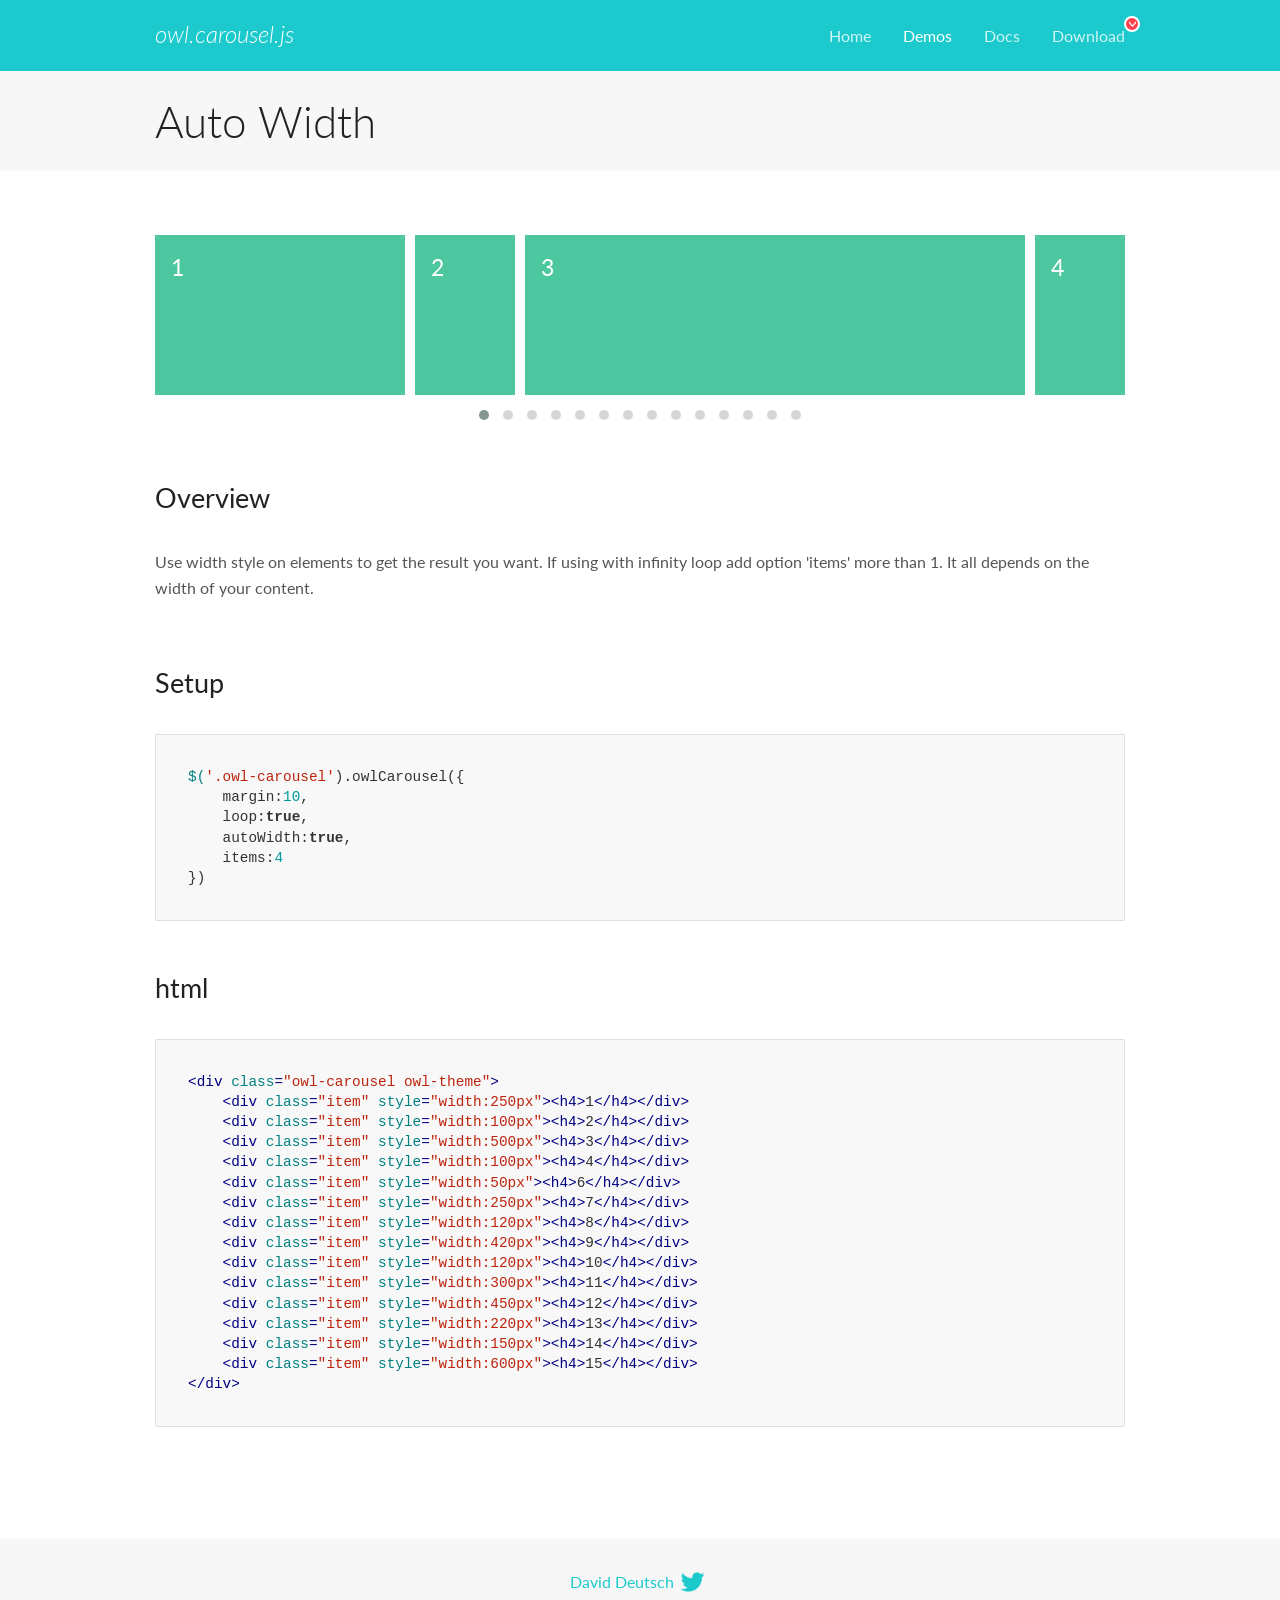
<file: assets/lib/owl.carousel/docs/demos/autowidth.html>
<!DOCTYPE html>
<html lang="en">
  <head>

    <!-- head -->
    <meta charset="utf-8">
    <meta name="msapplication-tap-highlight" content="no" />
    <meta name="viewport" content="width=device-width, initial-scale=1.0" />
    <meta name="description" content="Auto Width">
    <meta name="author" content="David Deutsch">
    <title>
      Auto Width Demo | Owl Carousel | 2.2.1
    </title>

    <!-- Stylesheets -->
    <link href='https://fonts.googleapis.com/css?family=Lato:300,400,700,400italic,300italic' rel='stylesheet' type='text/css'>
    <link rel="stylesheet" href="../assets/css/docs.theme.min.css">

    <!-- Owl Stylesheets -->
    <link rel="stylesheet" href="../assets/owlcarousel/assets/owl.carousel.min.css">
    <link rel="stylesheet" href="../assets/owlcarousel/assets/owl.theme.default.min.css">

    <!-- HTML5 shim and Respond.js IE8 support of HTML5 elements and media queries -->

    <!--[if lt IE 9]>
      <script src="https://oss.maxcdn.com/libs/html5shiv/3.7.0/html5shiv.js"></script>
      <script src="https://oss.maxcdn.com/libs/respond.js/1.3.0/respond.min.js"></script>
    <![endif]-->

    <!-- Favicons -->
    <link rel="apple-touch-icon-precomposed" sizes="144x144" href="../assets/ico/apple-touch-icon-144-precomposed.png">
    <link rel="shortcut icon" href="../assets/ico/favicon.png">
    <link rel="shortcut icon" href="favicon.ico">

    <!-- Yeah i know js should not be in header. Its required for demos.-->

    <!-- javascript -->
    <script src="../assets/vendors/jquery.min.js"></script>
    <script src="../assets/owlcarousel/owl.carousel.js"></script>
  </head>
  <body>

    <!-- header -->
    <header class="header">
      <div class="row">
        <div class="large-12 columns">
          <div class="brand left">
            <h3>
              <a href="/OwlCarousel2/">owl.carousel.js</a> 
            </h3>
          </div>
          <a id="toggle-nav" class="right">
            <span></span> <span></span> <span></span> 
          </a> 
          <div class="nav-bar">
            <ul class="clearfix">
              <li> <a href="/OwlCarousel2/index.html">Home</a>  </li>
              <li class="active">
                <a href="/OwlCarousel2/demos/demos.html">Demos</a> 
              </li>
              <li> <a href="/OwlCarousel2/docs/started-welcome.html">Docs</a>  </li>
              <li>
                <a href="https://github.com/OwlCarousel2/OwlCarousel2/archive/2.2.1.zip">Download</a> 
                <span class="download"></span> 
              </li>
            </ul>
          </div>
        </div>
      </div>
    </header>

    <!-- title -->
    <section class="title">
      <div class="row">
        <div class="large-12 columns">
          <h1>Auto Width</h1>
        </div>
      </div>
    </section>

    <!--  Demos -->
    <section id="demos">
      <div class="row">
        <div class="large-12 columns">
          <div class="owl-carousel owl-theme">
            <div class="item" style="width:250px">
              <h4>1</h4>
            </div>
            <div class="item" style="width:100px">
              <h4>2</h4>
            </div>
            <div class="item" style="width:500px">
              <h4>3</h4>
            </div>
            <div class="item" style="width:100px">
              <h4>4</h4>
            </div>
            <div class="item" style="width:50px">
              <h4>6</h4>
            </div>
            <div class="item" style="width:250px">
              <h4>7</h4>
            </div>
            <div class="item" style="width:120px">
              <h4>8</h4>
            </div>
            <div class="item" style="width:420px">
              <h4>9</h4>
            </div>
            <div class="item" style="width:120px">
              <h4>10</h4>
            </div>
            <div class="item" style="width:300px">
              <h4>11</h4>
            </div>
            <div class="item" style="width:450px">
              <h4>12</h4>
            </div>
            <div class="item" style="width:220px">
              <h4>13</h4>
            </div>
            <div class="item" style="width:150px">
              <h4>14</h4>
            </div>
            <div class="item" style="width:600px">
              <h4>15</h4>
            </div>
          </div>
          <h3 id="overview">Overview</h3>
          <p>Use width style on elements to get the result you want. If using with infinity loop add option &#39;items&#39; more than 1. It all depends on the width of your content.</p>
          <h3 id="setup">Setup</h3>
          <pre><code>$(&#39;.owl-carousel&#39;).owlCarousel({
    margin:10,
    loop:true,
    autoWidth:true,
    items:4
})</code></pre>
          <h3 id="html">html</h3>
          <pre><code>&lt;div class=&quot;owl-carousel owl-theme&quot;&gt;
    &lt;div class=&quot;item&quot; style=&quot;width:250px&quot;&gt;&lt;h4&gt;1&lt;/h4&gt;&lt;/div&gt;
    &lt;div class=&quot;item&quot; style=&quot;width:100px&quot;&gt;&lt;h4&gt;2&lt;/h4&gt;&lt;/div&gt;
    &lt;div class=&quot;item&quot; style=&quot;width:500px&quot;&gt;&lt;h4&gt;3&lt;/h4&gt;&lt;/div&gt;
    &lt;div class=&quot;item&quot; style=&quot;width:100px&quot;&gt;&lt;h4&gt;4&lt;/h4&gt;&lt;/div&gt;
    &lt;div class=&quot;item&quot; style=&quot;width:50px&quot;&gt;&lt;h4&gt;6&lt;/h4&gt;&lt;/div&gt;
    &lt;div class=&quot;item&quot; style=&quot;width:250px&quot;&gt;&lt;h4&gt;7&lt;/h4&gt;&lt;/div&gt;
    &lt;div class=&quot;item&quot; style=&quot;width:120px&quot;&gt;&lt;h4&gt;8&lt;/h4&gt;&lt;/div&gt;
    &lt;div class=&quot;item&quot; style=&quot;width:420px&quot;&gt;&lt;h4&gt;9&lt;/h4&gt;&lt;/div&gt;
    &lt;div class=&quot;item&quot; style=&quot;width:120px&quot;&gt;&lt;h4&gt;10&lt;/h4&gt;&lt;/div&gt;
    &lt;div class=&quot;item&quot; style=&quot;width:300px&quot;&gt;&lt;h4&gt;11&lt;/h4&gt;&lt;/div&gt;
    &lt;div class=&quot;item&quot; style=&quot;width:450px&quot;&gt;&lt;h4&gt;12&lt;/h4&gt;&lt;/div&gt;
    &lt;div class=&quot;item&quot; style=&quot;width:220px&quot;&gt;&lt;h4&gt;13&lt;/h4&gt;&lt;/div&gt;
    &lt;div class=&quot;item&quot; style=&quot;width:150px&quot;&gt;&lt;h4&gt;14&lt;/h4&gt;&lt;/div&gt;
    &lt;div class=&quot;item&quot; style=&quot;width:600px&quot;&gt;&lt;h4&gt;15&lt;/h4&gt;&lt;/div&gt;
&lt;/div&gt;</code></pre>
          <script>
            $(document).ready(function() {
              $('.owl-carousel').owlCarousel({
                margin: 10,
                loop: true,
                autoWidth: true,
                items: 4
              })
            })
          </script>
        </div>
      </div>
    </section>

    <!-- footer -->
    <footer class="footer">
      <div class="row">
        <div class="large-12 columns">
          <h5>
            <a href="/OwlCarousel2/docs/support-contact.html">David Deutsch</a> 
            <a id="custom-tweet-button" href="https://twitter.com/share?url=https://github.com/OwlCarousel2/OwlCarousel2&text=Owl Carousel - This is so awesome! " target="_blank"></a> 
          </h5>
        </div>
      </div>
    </footer>

    <!-- vendors -->
    <script src="../assets/vendors/highlight.js"></script>
    <script src="../assets/js/app.js"></script>
  </body>
</html>
</file>
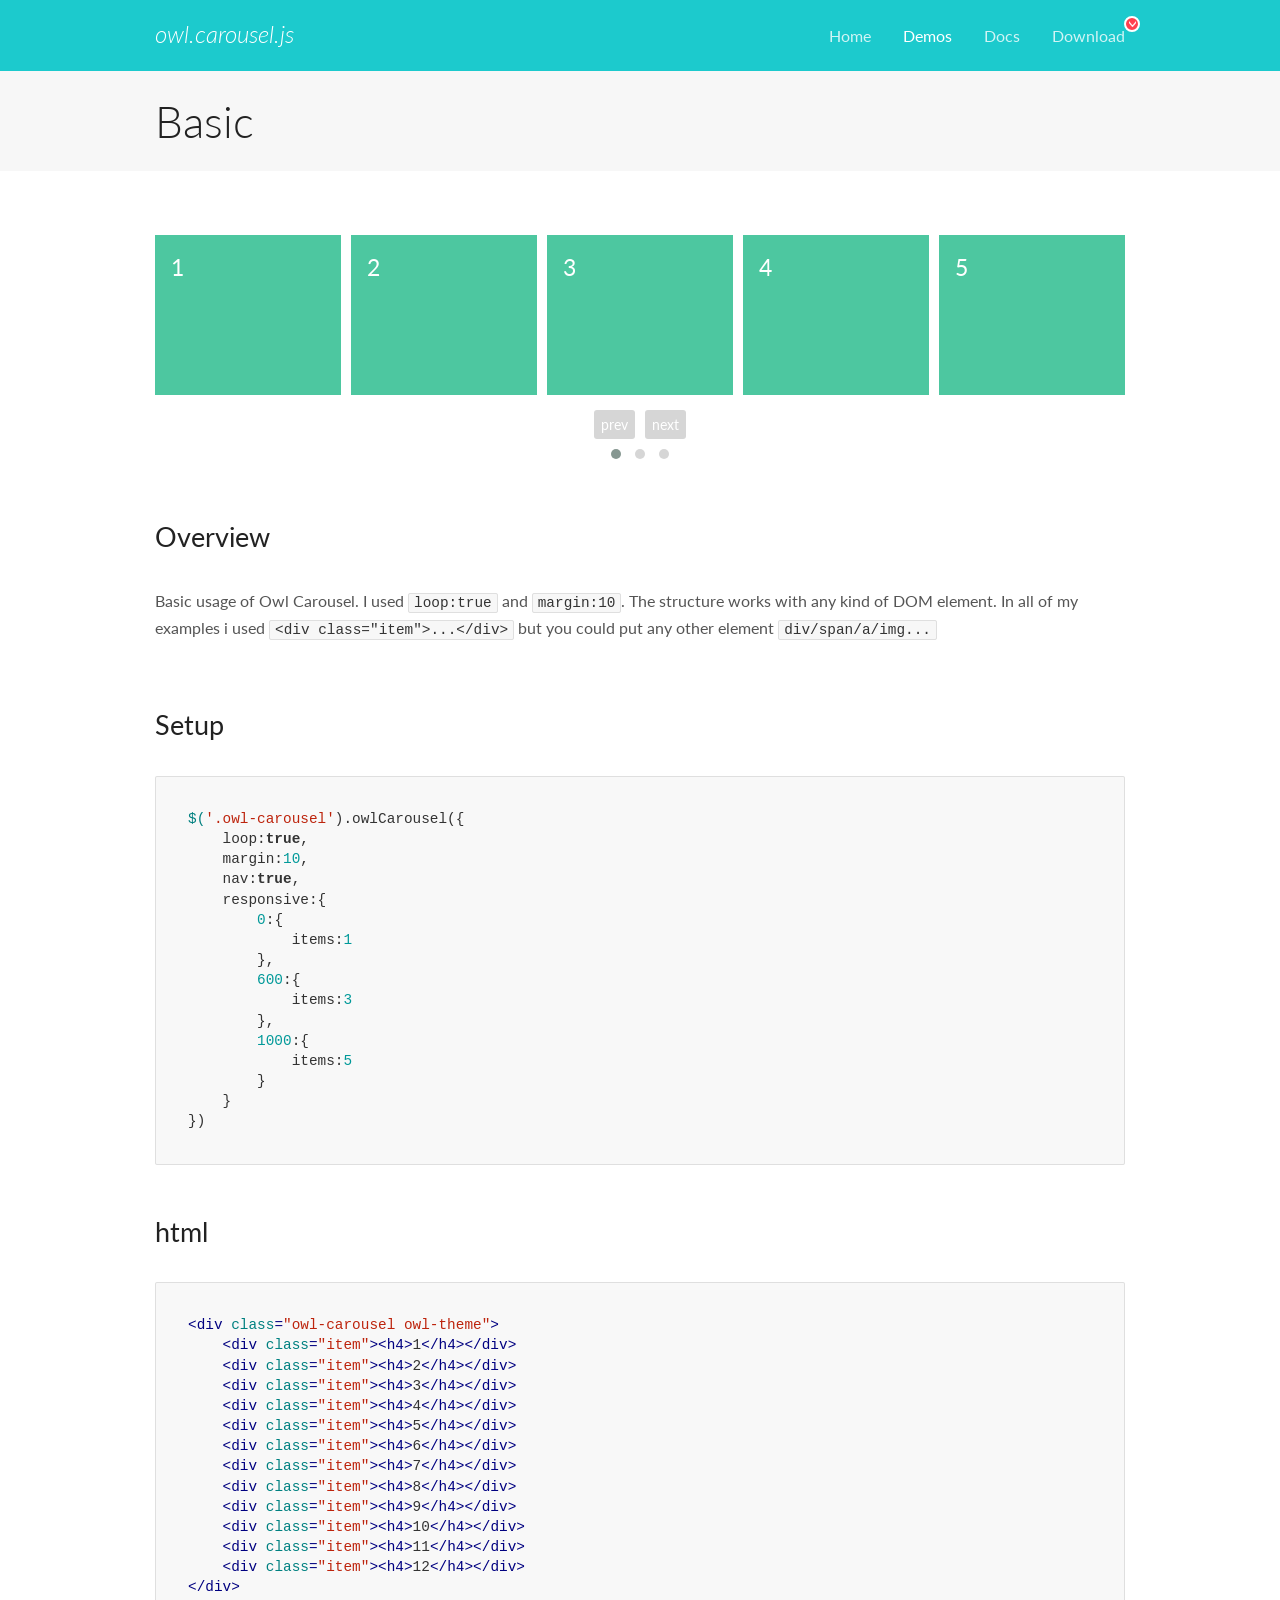
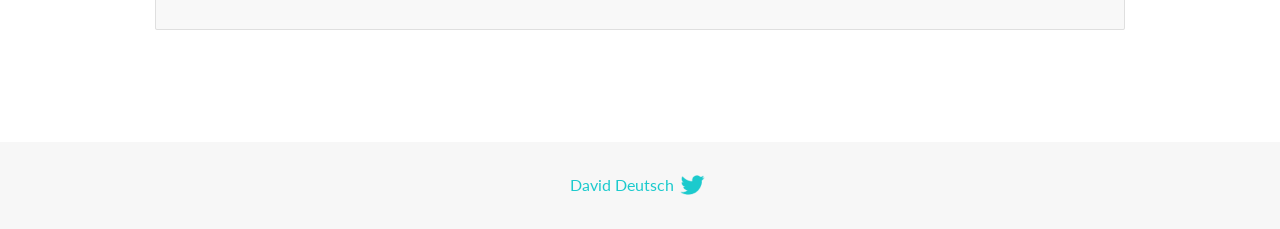
<file: assets/lib/owl.carousel/docs/demos/basic.html>
<!DOCTYPE html>
<html lang="en">
  <head>

    <!-- head -->
    <meta charset="utf-8">
    <meta name="msapplication-tap-highlight" content="no" />
    <meta name="viewport" content="width=device-width, initial-scale=1.0" />
    <meta name="description" content="Basic usage demo">
    <meta name="author" content="David Deutsch">
    <title>
      Basic Demo | Owl Carousel | 2.2.1
    </title>

    <!-- Stylesheets -->
    <link href='https://fonts.googleapis.com/css?family=Lato:300,400,700,400italic,300italic' rel='stylesheet' type='text/css'>
    <link rel="stylesheet" href="../assets/css/docs.theme.min.css">

    <!-- Owl Stylesheets -->
    <link rel="stylesheet" href="../assets/owlcarousel/assets/owl.carousel.min.css">
    <link rel="stylesheet" href="../assets/owlcarousel/assets/owl.theme.default.min.css">

    <!-- HTML5 shim and Respond.js IE8 support of HTML5 elements and media queries -->

    <!--[if lt IE 9]>
      <script src="https://oss.maxcdn.com/libs/html5shiv/3.7.0/html5shiv.js"></script>
      <script src="https://oss.maxcdn.com/libs/respond.js/1.3.0/respond.min.js"></script>
    <![endif]-->

    <!-- Favicons -->
    <link rel="apple-touch-icon-precomposed" sizes="144x144" href="../assets/ico/apple-touch-icon-144-precomposed.png">
    <link rel="shortcut icon" href="../assets/ico/favicon.png">
    <link rel="shortcut icon" href="favicon.ico">

    <!-- Yeah i know js should not be in header. Its required for demos.-->

    <!-- javascript -->
    <script src="../assets/vendors/jquery.min.js"></script>
    <script src="../assets/owlcarousel/owl.carousel.js"></script>
  </head>
  <body>

    <!-- header -->
    <header class="header">
      <div class="row">
        <div class="large-12 columns">
          <div class="brand left">
            <h3>
              <a href="/OwlCarousel2/">owl.carousel.js</a> 
            </h3>
          </div>
          <a id="toggle-nav" class="right">
            <span></span> <span></span> <span></span> 
          </a> 
          <div class="nav-bar">
            <ul class="clearfix">
              <li> <a href="/OwlCarousel2/index.html">Home</a>  </li>
              <li class="active">
                <a href="/OwlCarousel2/demos/demos.html">Demos</a> 
              </li>
              <li> <a href="/OwlCarousel2/docs/started-welcome.html">Docs</a>  </li>
              <li>
                <a href="https://github.com/OwlCarousel2/OwlCarousel2/archive/2.2.1.zip">Download</a> 
                <span class="download"></span> 
              </li>
            </ul>
          </div>
        </div>
      </div>
    </header>

    <!-- title -->
    <section class="title">
      <div class="row">
        <div class="large-12 columns">
          <h1>Basic</h1>
        </div>
      </div>
    </section>

    <!--  Demos -->
    <section id="demos">
      <div class="row">
        <div class="large-12 columns">
          <div class="owl-carousel owl-theme">
            <div class="item">
              <h4>1</h4>
            </div>
            <div class="item">
              <h4>2</h4>
            </div>
            <div class="item">
              <h4>3</h4>
            </div>
            <div class="item">
              <h4>4</h4>
            </div>
            <div class="item">
              <h4>5</h4>
            </div>
            <div class="item">
              <h4>6</h4>
            </div>
            <div class="item">
              <h4>7</h4>
            </div>
            <div class="item">
              <h4>8</h4>
            </div>
            <div class="item">
              <h4>9</h4>
            </div>
            <div class="item">
              <h4>10</h4>
            </div>
            <div class="item">
              <h4>11</h4>
            </div>
            <div class="item">
              <h4>12</h4>
            </div>
          </div>
          <h3 id="overview">Overview</h3>
          <p>Basic usage of Owl Carousel. I used <code>loop:true</code> and <code>margin:10</code>. The structure works with any kind of DOM element. In all of my examples i used <code>&lt;div class=&quot;item&quot;&gt;...&lt;/div&gt;</code> but you could
            put any other element <code>div/span/a/img...</code></p>
          <h3 id="setup">Setup</h3>
          <pre><code>$(&#39;.owl-carousel&#39;).owlCarousel({
    loop:true,
    margin:10,
    nav:true,
    responsive:{
        0:{
            items:1
        },
        600:{
            items:3
        },
        1000:{
            items:5
        }
    }
})</code></pre>
          <h3 id="html">html</h3>
          <pre><code>&lt;div class=&quot;owl-carousel owl-theme&quot;&gt;
    &lt;div class=&quot;item&quot;&gt;&lt;h4&gt;1&lt;/h4&gt;&lt;/div&gt;
    &lt;div class=&quot;item&quot;&gt;&lt;h4&gt;2&lt;/h4&gt;&lt;/div&gt;
    &lt;div class=&quot;item&quot;&gt;&lt;h4&gt;3&lt;/h4&gt;&lt;/div&gt;
    &lt;div class=&quot;item&quot;&gt;&lt;h4&gt;4&lt;/h4&gt;&lt;/div&gt;
    &lt;div class=&quot;item&quot;&gt;&lt;h4&gt;5&lt;/h4&gt;&lt;/div&gt;
    &lt;div class=&quot;item&quot;&gt;&lt;h4&gt;6&lt;/h4&gt;&lt;/div&gt;
    &lt;div class=&quot;item&quot;&gt;&lt;h4&gt;7&lt;/h4&gt;&lt;/div&gt;
    &lt;div class=&quot;item&quot;&gt;&lt;h4&gt;8&lt;/h4&gt;&lt;/div&gt;
    &lt;div class=&quot;item&quot;&gt;&lt;h4&gt;9&lt;/h4&gt;&lt;/div&gt;
    &lt;div class=&quot;item&quot;&gt;&lt;h4&gt;10&lt;/h4&gt;&lt;/div&gt;
    &lt;div class=&quot;item&quot;&gt;&lt;h4&gt;11&lt;/h4&gt;&lt;/div&gt;
    &lt;div class=&quot;item&quot;&gt;&lt;h4&gt;12&lt;/h4&gt;&lt;/div&gt;
&lt;/div&gt;</code></pre>
          <script>
            $(document).ready(function() {
              var owl = $('.owl-carousel');
              owl.owlCarousel({
                margin: 10,
                nav: true,
                loop: true,
                responsive: {
                  0: {
                    items: 1
                  },
                  600: {
                    items: 3
                  },
                  1000: {
                    items: 5
                  }
                }
              })
            })
          </script>
        </div>
      </div>
    </section>

    <!-- footer -->
    <footer class="footer">
      <div class="row">
        <div class="large-12 columns">
          <h5>
            <a href="/OwlCarousel2/docs/support-contact.html">David Deutsch</a> 
            <a id="custom-tweet-button" href="https://twitter.com/share?url=https://github.com/OwlCarousel2/OwlCarousel2&text=Owl Carousel - This is so awesome! " target="_blank"></a> 
          </h5>
        </div>
      </div>
    </footer>

    <!-- vendors -->
    <script src="../assets/vendors/highlight.js"></script>
    <script src="../assets/js/app.js"></script>
  </body>
</html>
</file>
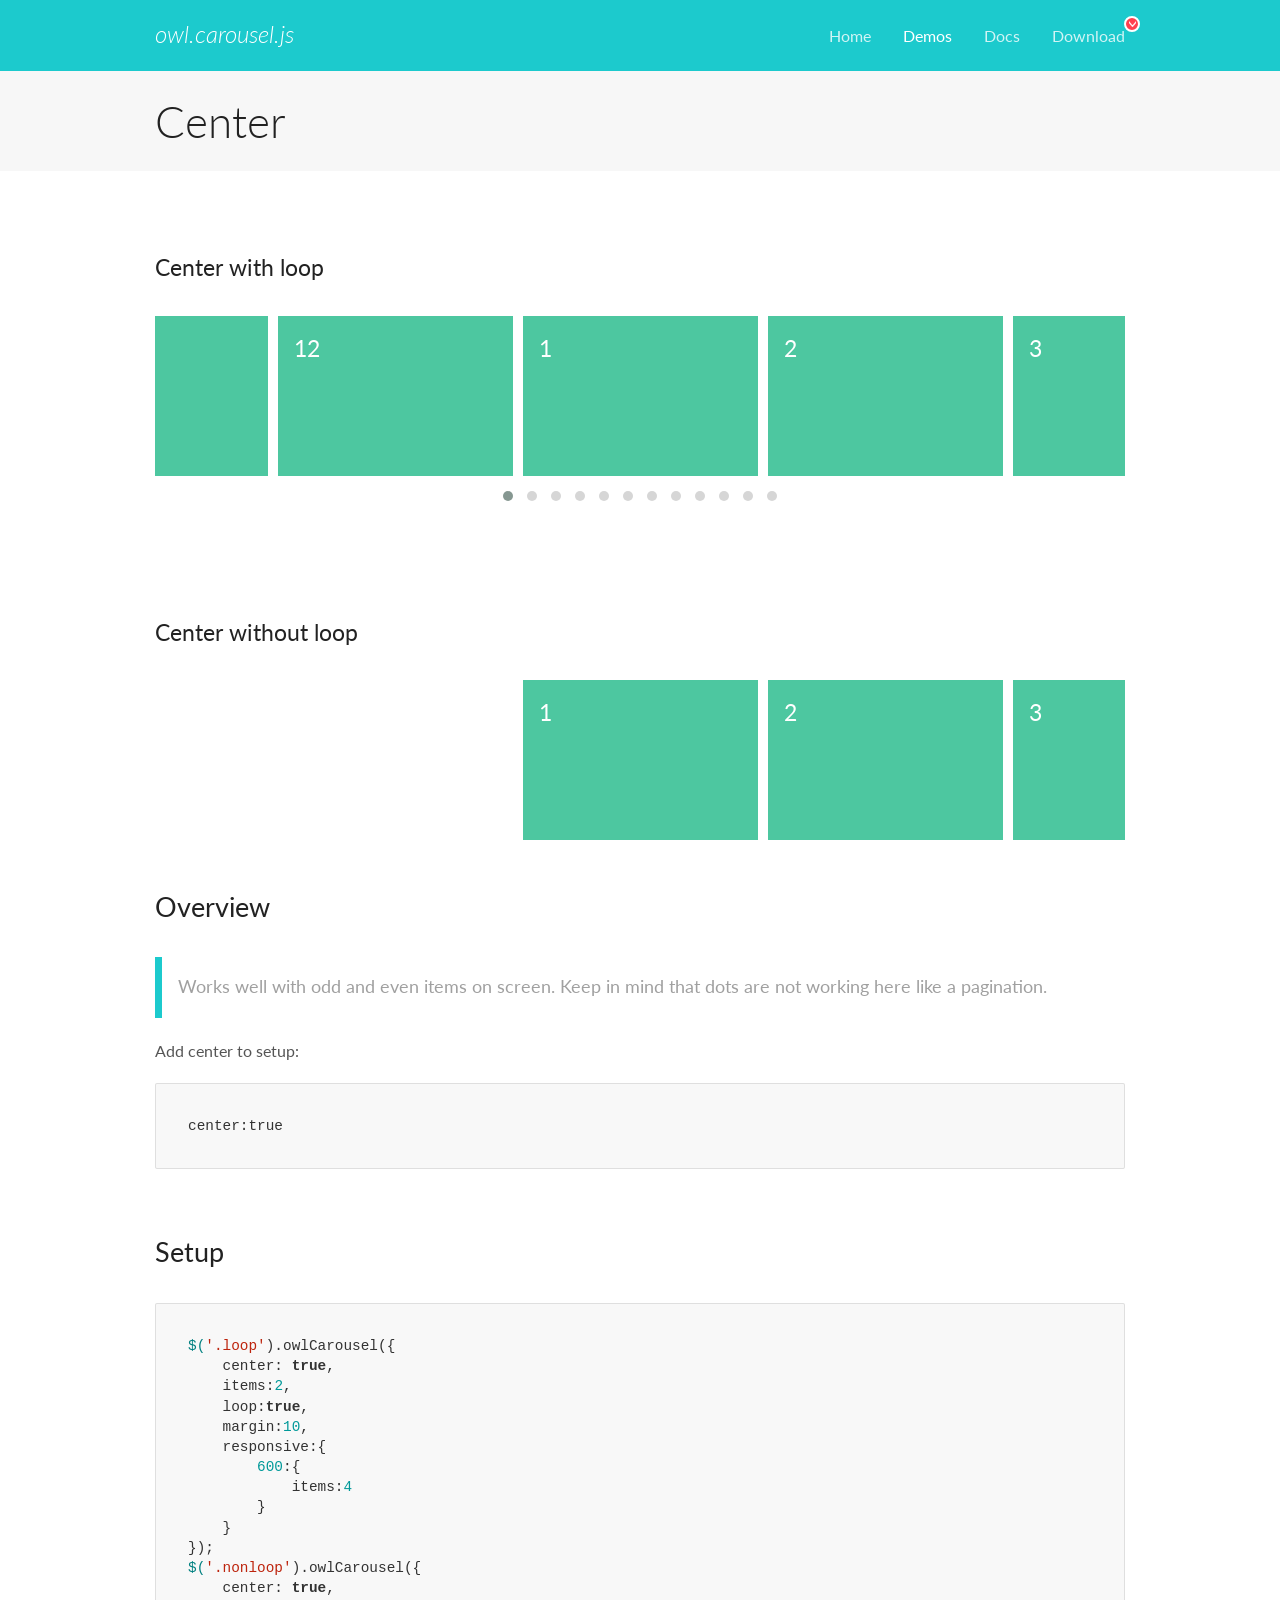
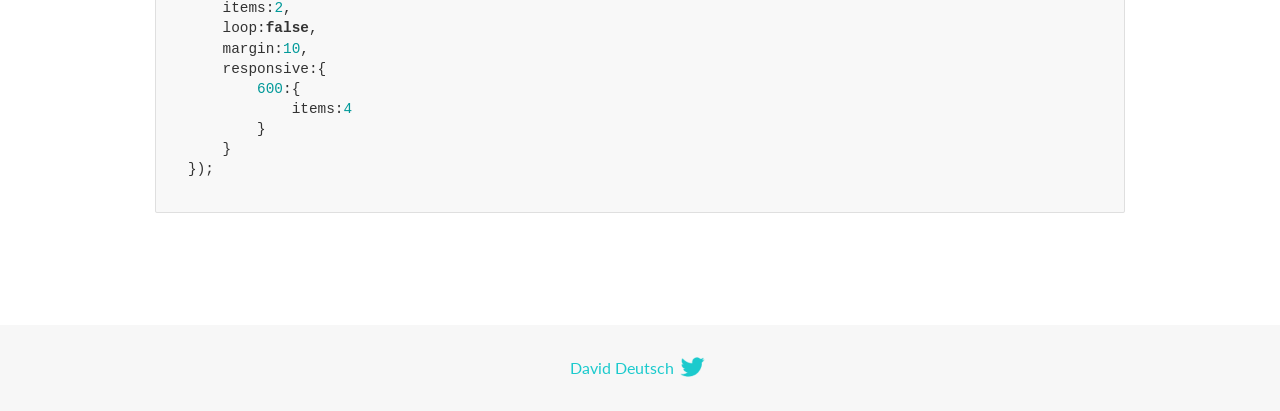
<file: assets/lib/owl.carousel/docs/demos/center.html>
<!DOCTYPE html>
<html lang="en">
  <head>

    <!-- head -->
    <meta charset="utf-8">
    <meta name="msapplication-tap-highlight" content="no" />
    <meta name="viewport" content="width=device-width, initial-scale=1.0" />
    <meta name="description" content="Center carousel">
    <meta name="author" content="David Deutsch">
    <title>
      Center Demo | Owl Carousel | 2.2.1
    </title>

    <!-- Stylesheets -->
    <link href='https://fonts.googleapis.com/css?family=Lato:300,400,700,400italic,300italic' rel='stylesheet' type='text/css'>
    <link rel="stylesheet" href="../assets/css/docs.theme.min.css">

    <!-- Owl Stylesheets -->
    <link rel="stylesheet" href="../assets/owlcarousel/assets/owl.carousel.min.css">
    <link rel="stylesheet" href="../assets/owlcarousel/assets/owl.theme.default.min.css">

    <!-- HTML5 shim and Respond.js IE8 support of HTML5 elements and media queries -->

    <!--[if lt IE 9]>
      <script src="https://oss.maxcdn.com/libs/html5shiv/3.7.0/html5shiv.js"></script>
      <script src="https://oss.maxcdn.com/libs/respond.js/1.3.0/respond.min.js"></script>
    <![endif]-->

    <!-- Favicons -->
    <link rel="apple-touch-icon-precomposed" sizes="144x144" href="../assets/ico/apple-touch-icon-144-precomposed.png">
    <link rel="shortcut icon" href="../assets/ico/favicon.png">
    <link rel="shortcut icon" href="favicon.ico">

    <!-- Yeah i know js should not be in header. Its required for demos.-->

    <!-- javascript -->
    <script src="../assets/vendors/jquery.min.js"></script>
    <script src="../assets/owlcarousel/owl.carousel.js"></script>
  </head>
  <body>

    <!-- header -->
    <header class="header">
      <div class="row">
        <div class="large-12 columns">
          <div class="brand left">
            <h3>
              <a href="/OwlCarousel2/">owl.carousel.js</a> 
            </h3>
          </div>
          <a id="toggle-nav" class="right">
            <span></span> <span></span> <span></span> 
          </a> 
          <div class="nav-bar">
            <ul class="clearfix">
              <li> <a href="/OwlCarousel2/index.html">Home</a>  </li>
              <li class="active">
                <a href="/OwlCarousel2/demos/demos.html">Demos</a> 
              </li>
              <li> <a href="/OwlCarousel2/docs/started-welcome.html">Docs</a>  </li>
              <li>
                <a href="https://github.com/OwlCarousel2/OwlCarousel2/archive/2.2.1.zip">Download</a> 
                <span class="download"></span> 
              </li>
            </ul>
          </div>
        </div>
      </div>
    </header>

    <!-- title -->
    <section class="title">
      <div class="row">
        <div class="large-12 columns">
          <h1>Center</h1>
        </div>
      </div>
    </section>

    <!--  Demos -->
    <section id="demos">
      <div class="row">
        <div class="large-12 columns">
          <h4 id="center-with-loop">Center with loop</h4>
          <div class="loop owl-carousel owl-theme">
            <div class="item">
              <h4>1</h4>
            </div>
            <div class="item">
              <h4>2</h4>
            </div>
            <div class="item">
              <h4>3</h4>
            </div>
            <div class="item">
              <h4>4</h4>
            </div>
            <div class="item">
              <h4>5</h4>
            </div>
            <div class="item">
              <h4>6</h4>
            </div>
            <div class="item">
              <h4>7</h4>
            </div>
            <div class="item">
              <h4>8</h4>
            </div>
            <div class="item">
              <h4>9</h4>
            </div>
            <div class="item">
              <h4>10</h4>
            </div>
            <div class="item">
              <h4>11</h4>
            </div>
            <div class="item">
              <h4>12</h4>
            </div>
          </div>
          <br>
          <h4 id="center-without-loop">Center without loop</h4>
          <div class="nonloop owl-carousel">
            <div class="item">
              <h4>1</h4>
            </div>
            <div class="item">
              <h4>2</h4>
            </div>
            <div class="item">
              <h4>3</h4>
            </div>
            <div class="item">
              <h4>4</h4>
            </div>
            <div class="item">
              <h4>5</h4>
            </div>
            <div class="item">
              <h4>6</h4>
            </div>
            <div class="item">
              <h4>7</h4>
            </div>
            <div class="item">
              <h4>8</h4>
            </div>
            <div class="item">
              <h4>9</h4>
            </div>
            <div class="item">
              <h4>10</h4>
            </div>
            <div class="item">
              <h4>11</h4>
            </div>
            <div class="item">
              <h4>12</h4>
            </div>
          </div>
          <h3 id="overview">Overview</h3>
          <blockquote>
            <p>Works well with odd and even items on screen. Keep in mind that dots are not working here like a pagination.</p>
          </blockquote>
          <p>Add center to setup:</p>
          <pre><code>center:true</code></pre>
          <h3 id="setup">Setup</h3>
          <pre><code>$(&#39;.loop&#39;).owlCarousel({
    center: true,
    items:2,
    loop:true,
    margin:10,
    responsive:{
        600:{
            items:4
        }
    }
});
$(&#39;.nonloop&#39;).owlCarousel({
    center: true,
    items:2,
    loop:false,
    margin:10,
    responsive:{
        600:{
            items:4
        }
    }
});</code></pre>
          <script>
            jQuery(document).ready(function($) {
              $('.loop').owlCarousel({
                center: true,
                items: 2,
                loop: true,
                margin: 10,
                responsive: {
                  600: {
                    items: 4
                  }
                }
              });
              $('.nonloop').owlCarousel({
                center: true,
                items: 2,
                loop: false,
                margin: 10,
                responsive: {
                  600: {
                    items: 4
                  }
                }
              });
            });
          </script>
        </div>
      </div>
    </section>

    <!-- footer -->
    <footer class="footer">
      <div class="row">
        <div class="large-12 columns">
          <h5>
            <a href="/OwlCarousel2/docs/support-contact.html">David Deutsch</a> 
            <a id="custom-tweet-button" href="https://twitter.com/share?url=https://github.com/OwlCarousel2/OwlCarousel2&text=Owl Carousel - This is so awesome! " target="_blank"></a> 
          </h5>
        </div>
      </div>
    </footer>

    <!-- vendors -->
    <script src="../assets/vendors/highlight.js"></script>
    <script src="../assets/js/app.js"></script>
  </body>
</html>
</file>
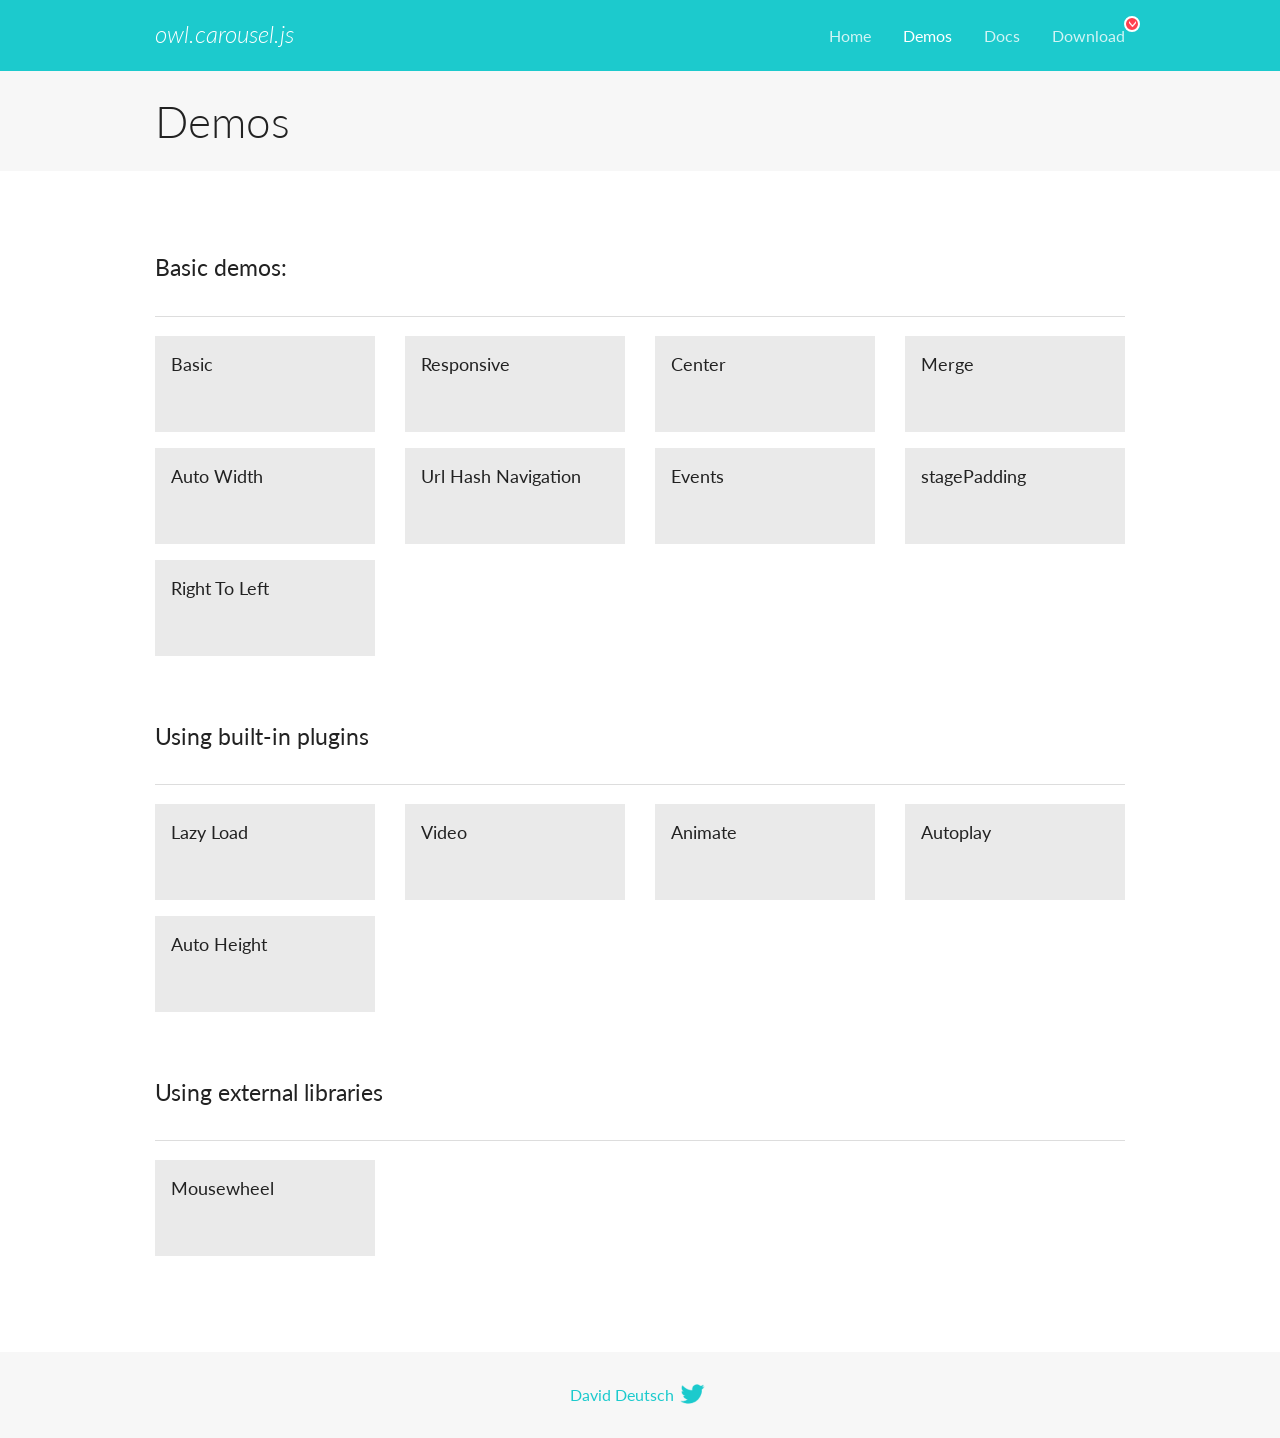
<file: assets/lib/owl.carousel/docs/demos/demos.html>
<!DOCTYPE html>
<html lang="en">
  <head>

    <!-- head -->
    <meta charset="utf-8">
    <meta name="msapplication-tap-highlight" content="no" />
    <meta name="viewport" content="width=device-width, initial-scale=1.0" />
    <meta name="description" content="A list of Owl Carousel examples.">
    <meta name="author" content="David Deutsch">
    <title>
      Demos | Owl Carousel | 2.2.1
    </title>

    <!-- Stylesheets -->
    <link href='https://fonts.googleapis.com/css?family=Lato:300,400,700,400italic,300italic' rel='stylesheet' type='text/css'>
    <link rel="stylesheet" href="../assets/css/docs.theme.min.css">

    <!-- Owl Stylesheets -->
    <link rel="stylesheet" href="../assets/owlcarousel/assets/owl.carousel.min.css">
    <link rel="stylesheet" href="../assets/owlcarousel/assets/owl.theme.default.min.css">

    <!-- HTML5 shim and Respond.js IE8 support of HTML5 elements and media queries -->

    <!--[if lt IE 9]>
      <script src="https://oss.maxcdn.com/libs/html5shiv/3.7.0/html5shiv.js"></script>
      <script src="https://oss.maxcdn.com/libs/respond.js/1.3.0/respond.min.js"></script>
    <![endif]-->

    <!-- Favicons -->
    <link rel="apple-touch-icon-precomposed" sizes="144x144" href="../assets/ico/apple-touch-icon-144-precomposed.png">
    <link rel="shortcut icon" href="../assets/ico/favicon.png">
    <link rel="shortcut icon" href="favicon.ico">

    <!-- Yeah i know js should not be in header. Its required for demos.-->

    <!-- javascript -->
    <script src="../assets/vendors/jquery.min.js"></script>
    <script src="../assets/owlcarousel/owl.carousel.js"></script>
  </head>
  <body>

    <!-- header -->
    <header class="header">
      <div class="row">
        <div class="large-12 columns">
          <div class="brand left">
            <h3>
              <a href="/OwlCarousel2/">owl.carousel.js</a> 
            </h3>
          </div>
          <a id="toggle-nav" class="right">
            <span></span> <span></span> <span></span> 
          </a> 
          <div class="nav-bar">
            <ul class="clearfix">
              <li> <a href="/OwlCarousel2/index.html">Home</a>  </li>
              <li class="active">
                <a href="/OwlCarousel2/demos/demos.html">Demos</a> 
              </li>
              <li> <a href="/OwlCarousel2/docs/started-welcome.html">Docs</a>  </li>
              <li>
                <a href="https://github.com/OwlCarousel2/OwlCarousel2/archive/2.2.1.zip">Download</a> 
                <span class="download"></span> 
              </li>
            </ul>
          </div>
        </div>
      </div>
    </header>

    <!-- title -->
    <section class="title">
      <div class="row">
        <div class="large-12 columns">
          <h1>Demos</h1>
        </div>
      </div>
    </section>

    <!--  Demos -->
    <section id="demos">
      <div class="row">
        <div class="large-12 columns">
          <h4 id="basic-demos-">Basic demos:</h4>
          <hr>
          <div class="demo-list">
            <div class="row">
              <div class="small-6 medium-4 large-3 columns">
                <a href="basic.html" class="demo-block">
                  <h5>Basic </h5>
                </a> 
              </div>
              <div class="small-6 medium-4 large-3 columns">
                <a href="responsive.html" class="demo-block">
                  <h5>Responsive </h5>
                </a> 
              </div>
              <div class="small-6 medium-4 large-3 columns">
                <a href="center.html" class="demo-block">
                  <h5>Center </h5>
                </a> 
              </div>
              <div class="small-6 medium-4 large-3 columns">
                <a href="merge.html" class="demo-block">
                  <h5>Merge </h5>
                </a> 
              </div>
              <div class="small-6 medium-4 large-3 columns">
                <a href="autowidth.html" class="demo-block">
                  <h5>Auto Width </h5>
                </a> 
              </div>
              <div class="small-6 medium-4 large-3 columns">
                <a href="urlhashnav.html" class="demo-block">
                  <h5>Url Hash Navigation </h5>
                </a> 
              </div>
              <div class="small-6 medium-4 large-3 columns">
                <a href="events.html" class="demo-block">
                  <h5>Events </h5>
                </a> 
              </div>
              <div class="small-6 medium-4 large-3 columns">
                <a href="stagepadding.html" class="demo-block">
                  <h5>stagePadding </h5>
                </a> 
              </div>
              <div class="small-6 medium-4 large-3 columns">
                <a href="rtl.html" class="demo-block">
                  <h5>Right To Left </h5>
                </a> 
              </div>
            </div>
          </div>
          <h4 id="using-built-in-plugins">Using built-in plugins</h4>
          <hr>
          <div class="demo-list">
            <div class="row">
              <div class="small-6 medium-4 large-3 columns">
                <a href="lazyLoad.html" class="demo-block">
                  <h5>Lazy Load </h5>
                </a> 
              </div>
              <div class="small-6 medium-4 large-3 columns">
                <a href="video.html" class="demo-block">
                  <h5>Video </h5>
                </a> 
              </div>
              <div class="small-6 medium-4 large-3 columns">
                <a href="animate.html" class="demo-block">
                  <h5>Animate </h5>
                </a> 
              </div>
              <div class="small-6 medium-4 large-3 columns">
                <a href="autoplay.html" class="demo-block">
                  <h5>Autoplay </h5>
                </a> 
              </div>
              <div class="small-6 medium-4 large-3 columns">
                <a href="autoheight.html" class="demo-block">
                  <h5>Auto Height </h5>
                </a> 
              </div>
            </div>
          </div>
          <h4 id="using-external-libraries">Using external libraries</h4>
          <hr>
          <div class="demo-list">
            <div class="row">
              <div class="small-6 medium-4 large-3 columns">
                <a href="mousewheel.html" class="demo-block">
                  <h5>Mousewheel </h5>
                </a> 
              </div>
            </div>
          </div>
        </div>
      </div>
    </section>

    <!-- footer -->
    <footer class="footer">
      <div class="row">
        <div class="large-12 columns">
          <h5>
            <a href="/OwlCarousel2/docs/support-contact.html">David Deutsch</a> 
            <a id="custom-tweet-button" href="https://twitter.com/share?url=https://github.com/OwlCarousel2/OwlCarousel2&text=Owl Carousel - This is so awesome! " target="_blank"></a> 
          </h5>
        </div>
      </div>
    </footer>

    <!-- vendors -->
    <script src="../assets/vendors/highlight.js"></script>
    <script src="../assets/js/app.js"></script>
  </body>
</html>
</file>
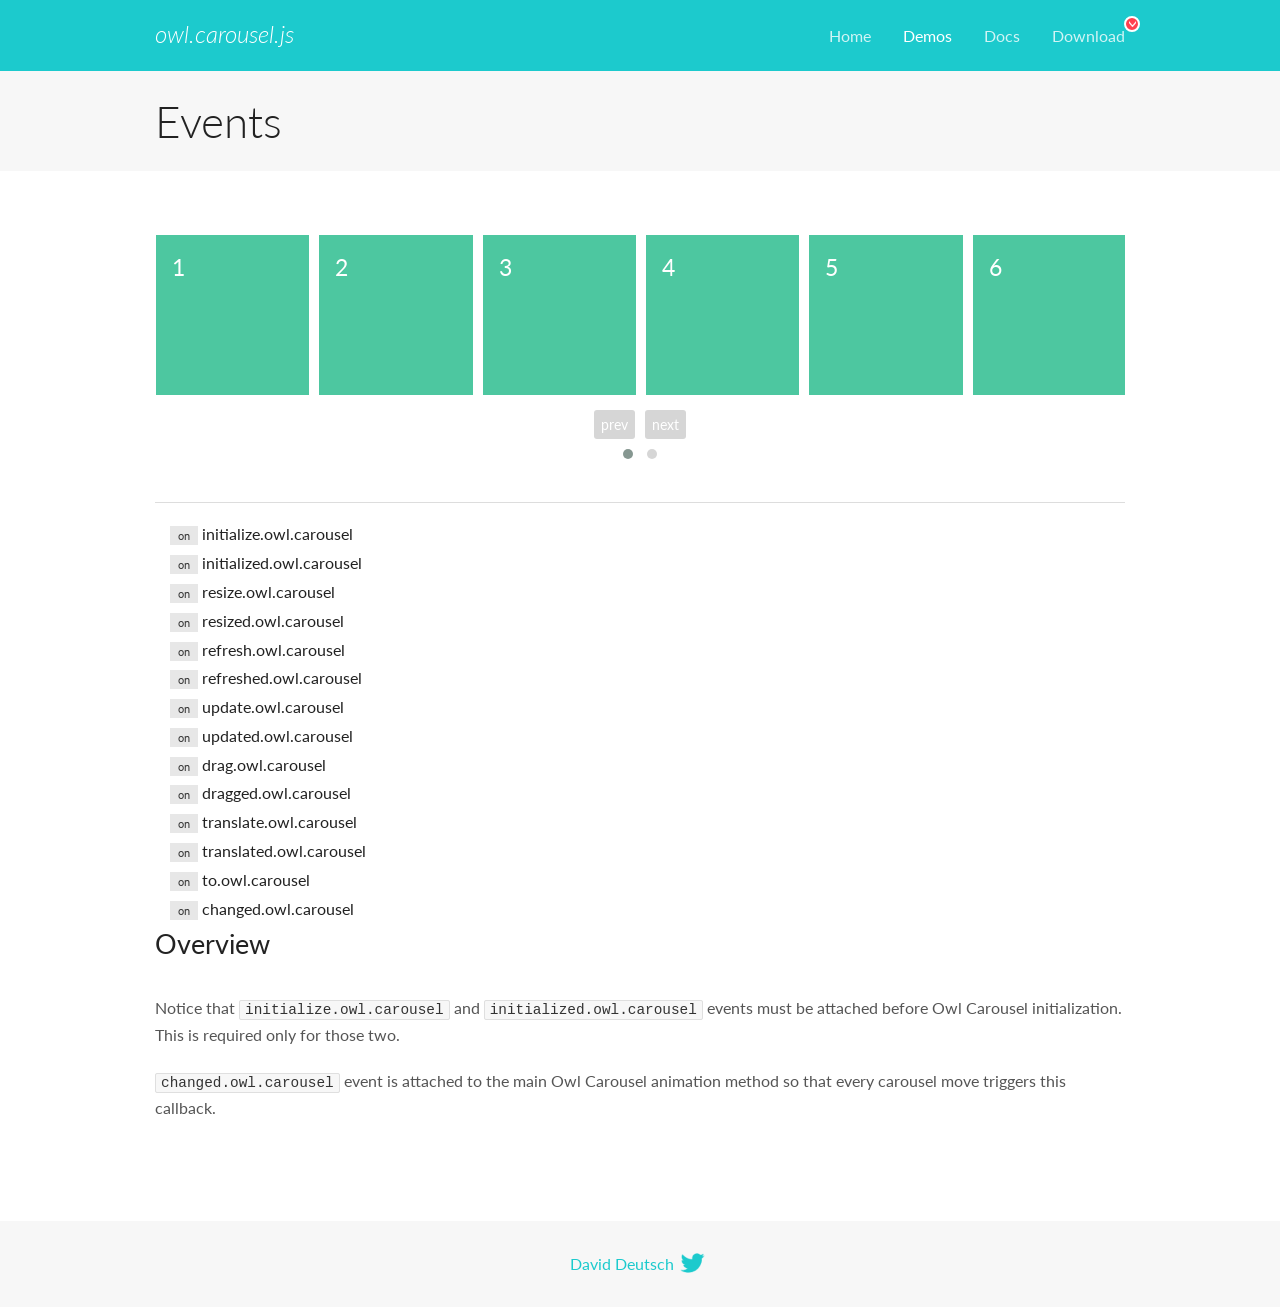
<file: assets/lib/owl.carousel/docs/demos/events.html>
<!DOCTYPE html>
<html lang="en">
  <head>

    <!-- head -->
    <meta charset="utf-8">
    <meta name="msapplication-tap-highlight" content="no" />
    <meta name="viewport" content="width=device-width, initial-scale=1.0" />
    <meta name="description" content="Events usage demo">
    <meta name="author" content="David Deutsch">
    <title>
      Events Demo | Owl Carousel | 2.2.1
    </title>

    <!-- Stylesheets -->
    <link href='https://fonts.googleapis.com/css?family=Lato:300,400,700,400italic,300italic' rel='stylesheet' type='text/css'>
    <link rel="stylesheet" href="../assets/css/docs.theme.min.css">

    <!-- Owl Stylesheets -->
    <link rel="stylesheet" href="../assets/owlcarousel/assets/owl.carousel.min.css">
    <link rel="stylesheet" href="../assets/owlcarousel/assets/owl.theme.default.min.css">

    <!-- HTML5 shim and Respond.js IE8 support of HTML5 elements and media queries -->

    <!--[if lt IE 9]>
      <script src="https://oss.maxcdn.com/libs/html5shiv/3.7.0/html5shiv.js"></script>
      <script src="https://oss.maxcdn.com/libs/respond.js/1.3.0/respond.min.js"></script>
    <![endif]-->

    <!-- Favicons -->
    <link rel="apple-touch-icon-precomposed" sizes="144x144" href="../assets/ico/apple-touch-icon-144-precomposed.png">
    <link rel="shortcut icon" href="../assets/ico/favicon.png">
    <link rel="shortcut icon" href="favicon.ico">

    <!-- Yeah i know js should not be in header. Its required for demos.-->

    <!-- javascript -->
    <script src="../assets/vendors/jquery.min.js"></script>
    <script src="../assets/owlcarousel/owl.carousel.js"></script>
  </head>
  <body>

    <!-- header -->
    <header class="header">
      <div class="row">
        <div class="large-12 columns">
          <div class="brand left">
            <h3>
              <a href="/OwlCarousel2/">owl.carousel.js</a> 
            </h3>
          </div>
          <a id="toggle-nav" class="right">
            <span></span> <span></span> <span></span> 
          </a> 
          <div class="nav-bar">
            <ul class="clearfix">
              <li> <a href="/OwlCarousel2/index.html">Home</a>  </li>
              <li class="active">
                <a href="/OwlCarousel2/demos/demos.html">Demos</a> 
              </li>
              <li> <a href="/OwlCarousel2/docs/started-welcome.html">Docs</a>  </li>
              <li>
                <a href="https://github.com/OwlCarousel2/OwlCarousel2/archive/2.2.1.zip">Download</a> 
                <span class="download"></span> 
              </li>
            </ul>
          </div>
        </div>
      </div>
    </header>

    <!-- title -->
    <section class="title">
      <div class="row">
        <div class="large-12 columns">
          <h1>Events</h1>
        </div>
      </div>
    </section>

    <!--  Demos -->
    <section id="demos">
      <div class="row">
        <div class="large-12 columns">
          <div class="owl-carousel owl-theme">
            <div class="item">
              <h4>1</h4>
            </div>
            <div class="item">
              <h4>2</h4>
            </div>
            <div class="item">
              <h4>3</h4>
            </div>
            <div class="item">
              <h4>4</h4>
            </div>
            <div class="item">
              <h4>5</h4>
            </div>
            <div class="item">
              <h4>6</h4>
            </div>
            <div class="item">
              <h4>7</h4>
            </div>
            <div class="item">
              <h4>8</h4>
            </div>
            <div class="item">
              <h4>9</h4>
            </div>
            <div class="item">
              <h4>10</h4>
            </div>
            <div class="item">
              <h4>11</h4>
            </div>
            <div class="item">
              <h4>12</h4>
            </div>
          </div>
          <hr>
          <div class="large-12 columns callbacks">
            <div><span class="label secondary initialize">on</span>  initialize.owl.carousel </div>
            <div><span class="label secondary initialized">on</span>  initialized.owl.carousel </div>
            <div><span class="label secondary resize">on</span>  resize.owl.carousel </div>
            <div><span class="label secondary resized">on</span>  resized.owl.carousel </div>
            <div><span class="label secondary refresh">on</span>  refresh.owl.carousel </div>
            <div><span class="label secondary refreshed">on</span>  refreshed.owl.carousel </div>
            <div><span class="label secondary update">on</span>  update.owl.carousel </div>
            <div><span class="label secondary updated">on</span>  updated.owl.carousel </div>
            <div><span class="label secondary drag">on</span>  drag.owl.carousel </div>
            <div><span class="label secondary dragged">on</span>  dragged.owl.carousel </div>
            <div><span class="label secondary translate">on</span>  translate.owl.carousel </div>
            <div><span class="label secondary translated">on</span>  translated.owl.carousel </div>
            <div><span class="label secondary to">on</span>  to.owl.carousel </div>
            <div><span class="label secondary changed">on</span>  changed.owl.carousel </div>
          </div>
          <h3 id="overview">Overview</h3>
          <p>Notice that <code>initialize.owl.carousel</code> and <code>initialized.owl.carousel</code> events must be attached before Owl Carousel initialization. This is required only for those two.</p>
          <p><code>changed.owl.carousel</code> event is attached to the main Owl Carousel animation method so that every carousel move triggers this callback.</p>
          <script>
            jQuery(document).ready(function($) {
              var owl = $('.owl-carousel');
              owl.on('initialize.owl.carousel initialized.owl.carousel ' +
                'initialize.owl.carousel initialize.owl.carousel ' +
                'resize.owl.carousel resized.owl.carousel ' +
                'refresh.owl.carousel refreshed.owl.carousel ' +
                'update.owl.carousel updated.owl.carousel ' +
                'drag.owl.carousel dragged.owl.carousel ' +
                'translate.owl.carousel translated.owl.carousel ' +
                'to.owl.carousel changed.owl.carousel',
                function(e) {
                  $('.' + e.type)
                    .removeClass('secondary')
                    .addClass('success');
                  window.setTimeout(function() {
                    $('.' + e.type)
                      .removeClass('success')
                      .addClass('secondary');
                  }, 500);
                });
              owl.owlCarousel({
                loop: true,
                nav: true,
                lazyLoad: true,
                margin: 10,
                video: true,
                responsive: {
                  0: {
                    items: 1
                  },
                  600: {
                    items: 3
                  },
                  960: {
                    items: 5,
                  },
                  1200: {
                    items: 6
                  }
                }
              });
            });
          </script>
        </div>
      </div>
    </section>

    <!-- footer -->
    <footer class="footer">
      <div class="row">
        <div class="large-12 columns">
          <h5>
            <a href="/OwlCarousel2/docs/support-contact.html">David Deutsch</a> 
            <a id="custom-tweet-button" href="https://twitter.com/share?url=https://github.com/OwlCarousel2/OwlCarousel2&text=Owl Carousel - This is so awesome! " target="_blank"></a> 
          </h5>
        </div>
      </div>
    </footer>

    <!-- vendors -->
    <script src="../assets/vendors/highlight.js"></script>
    <script src="../assets/js/app.js"></script>
  </body>
</html>
</file>
